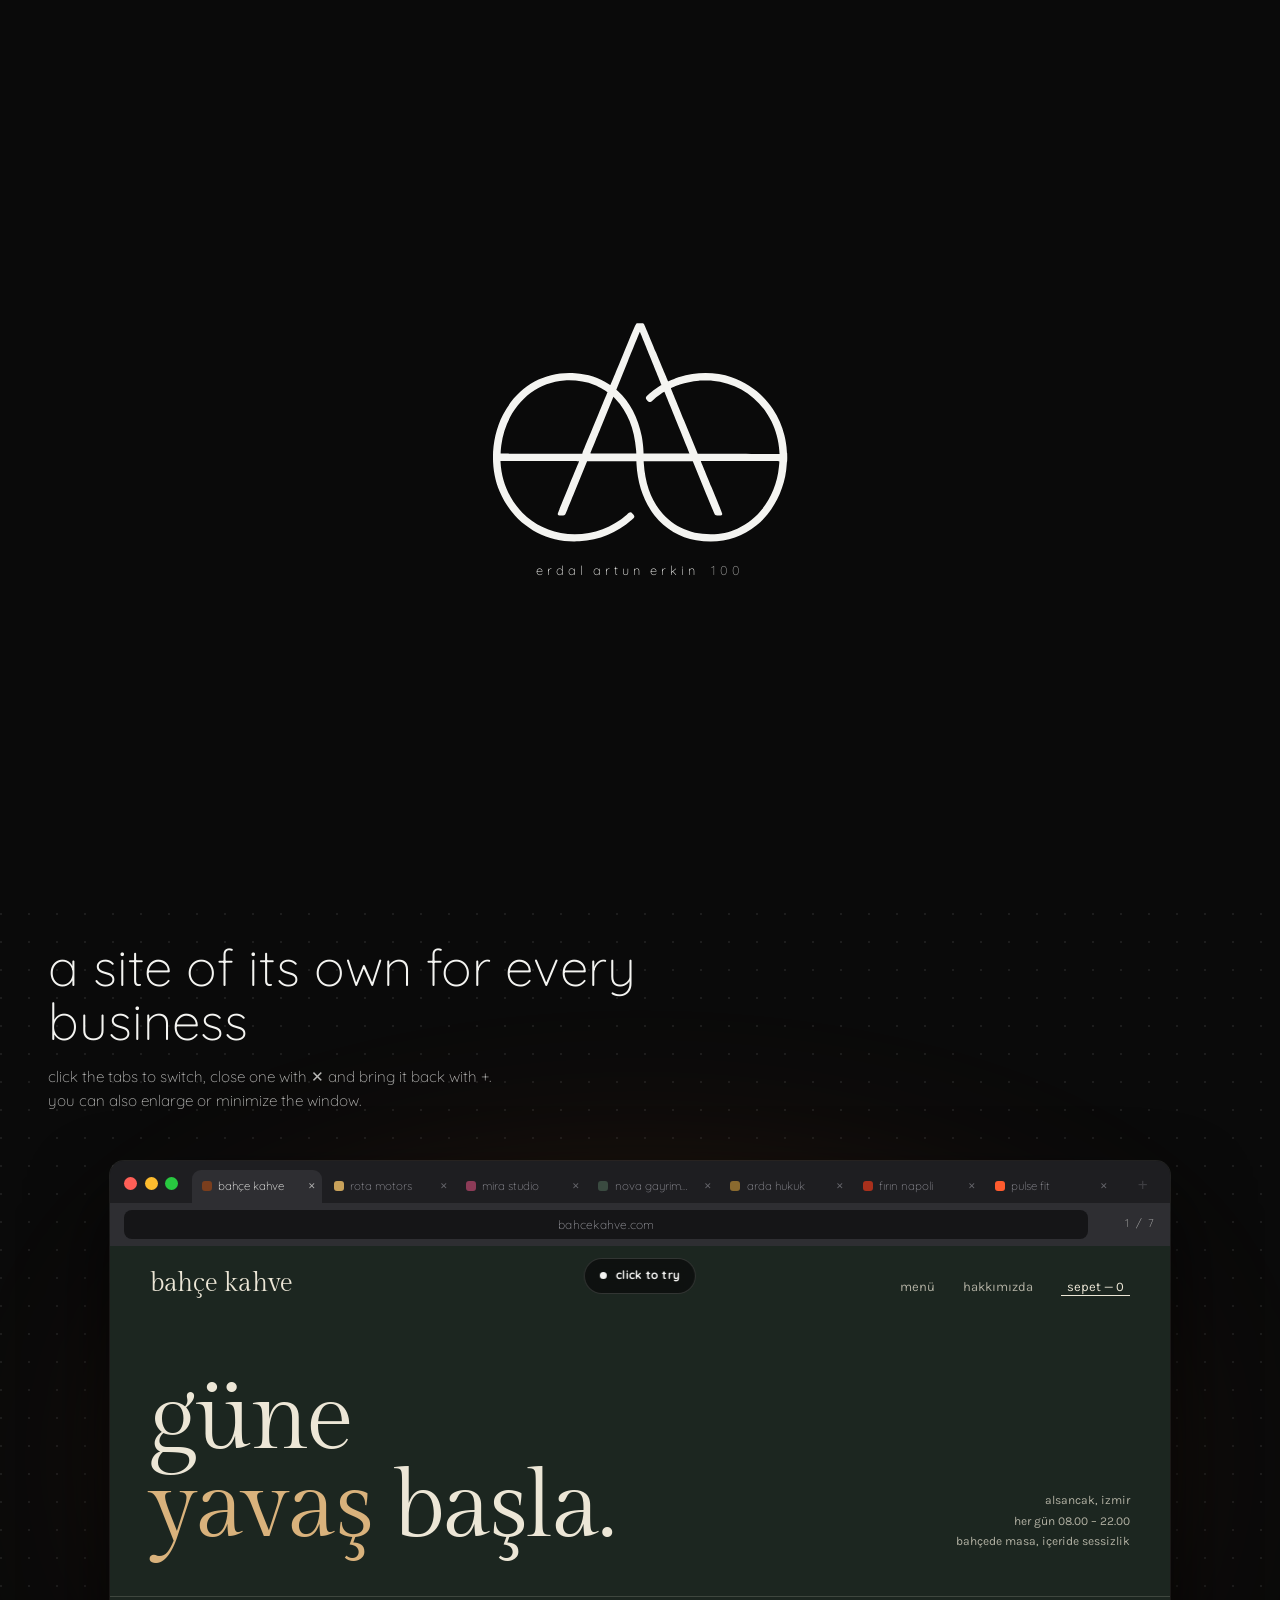
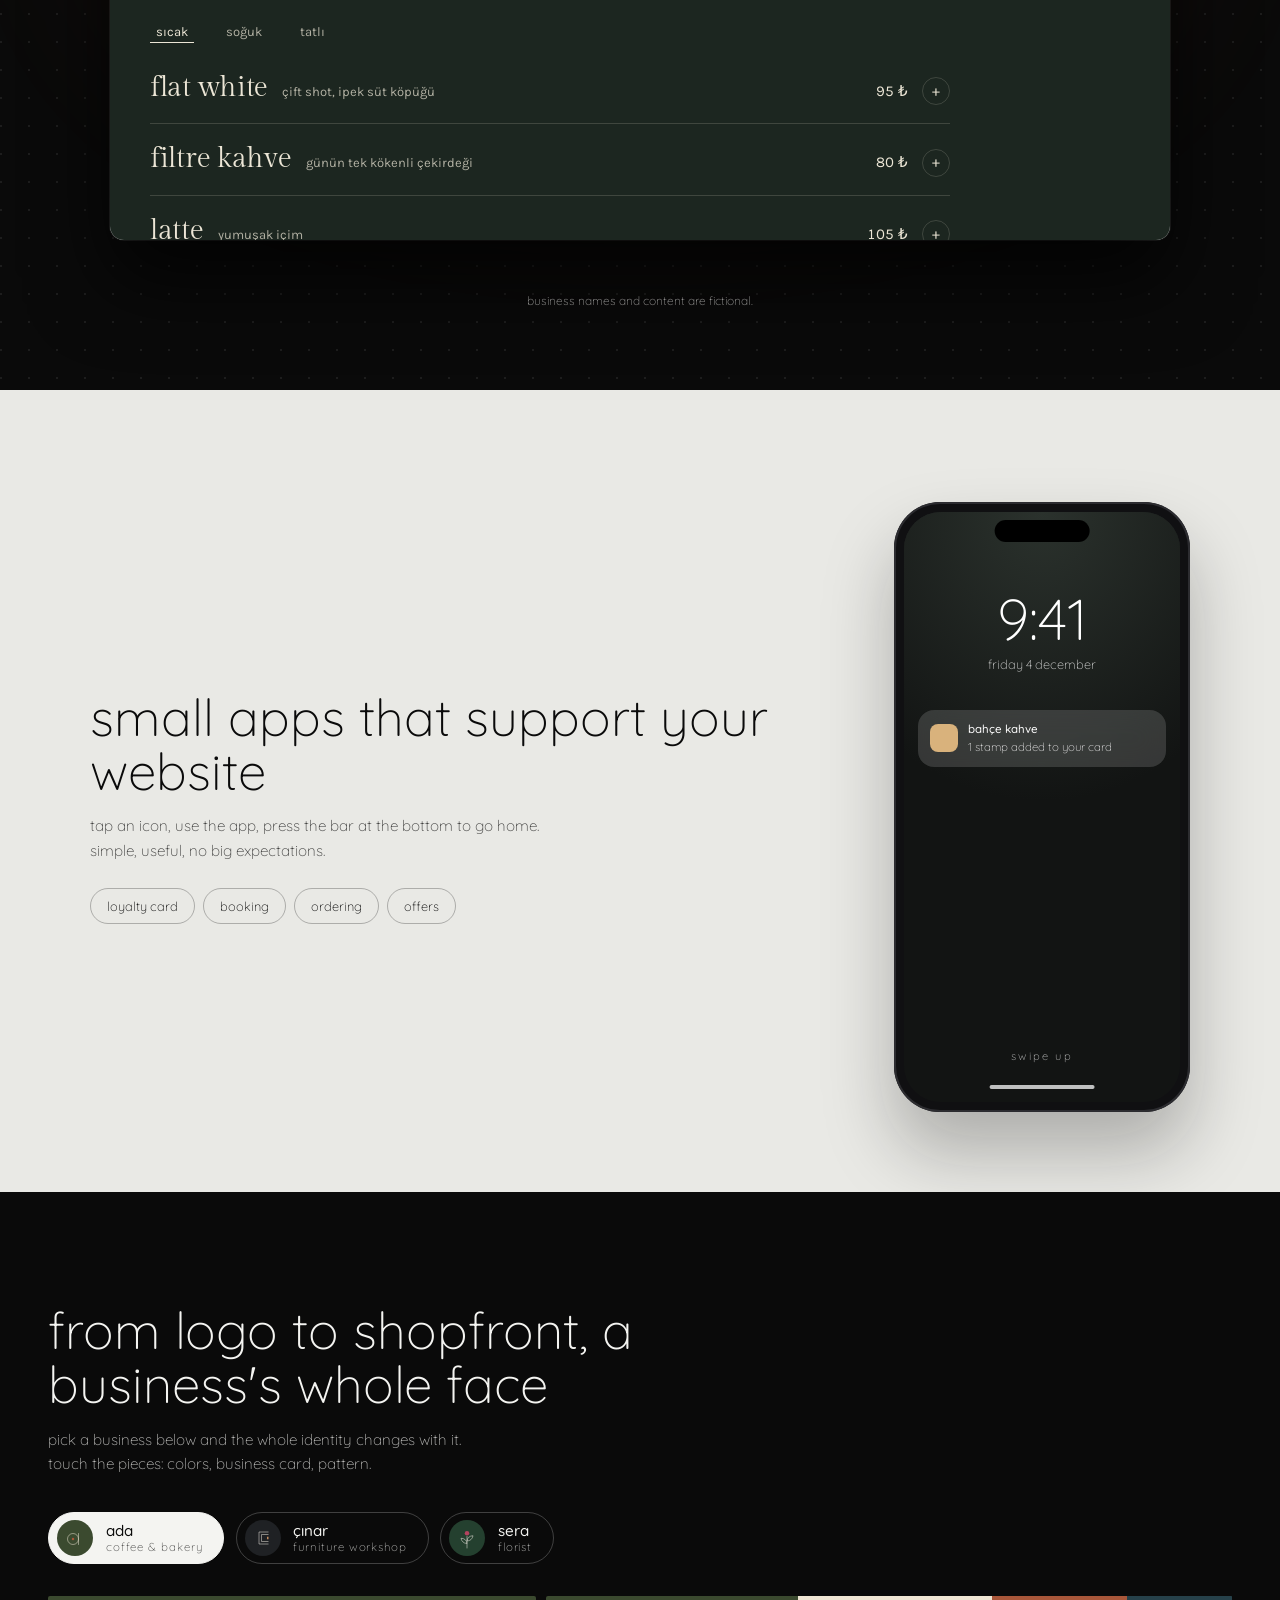
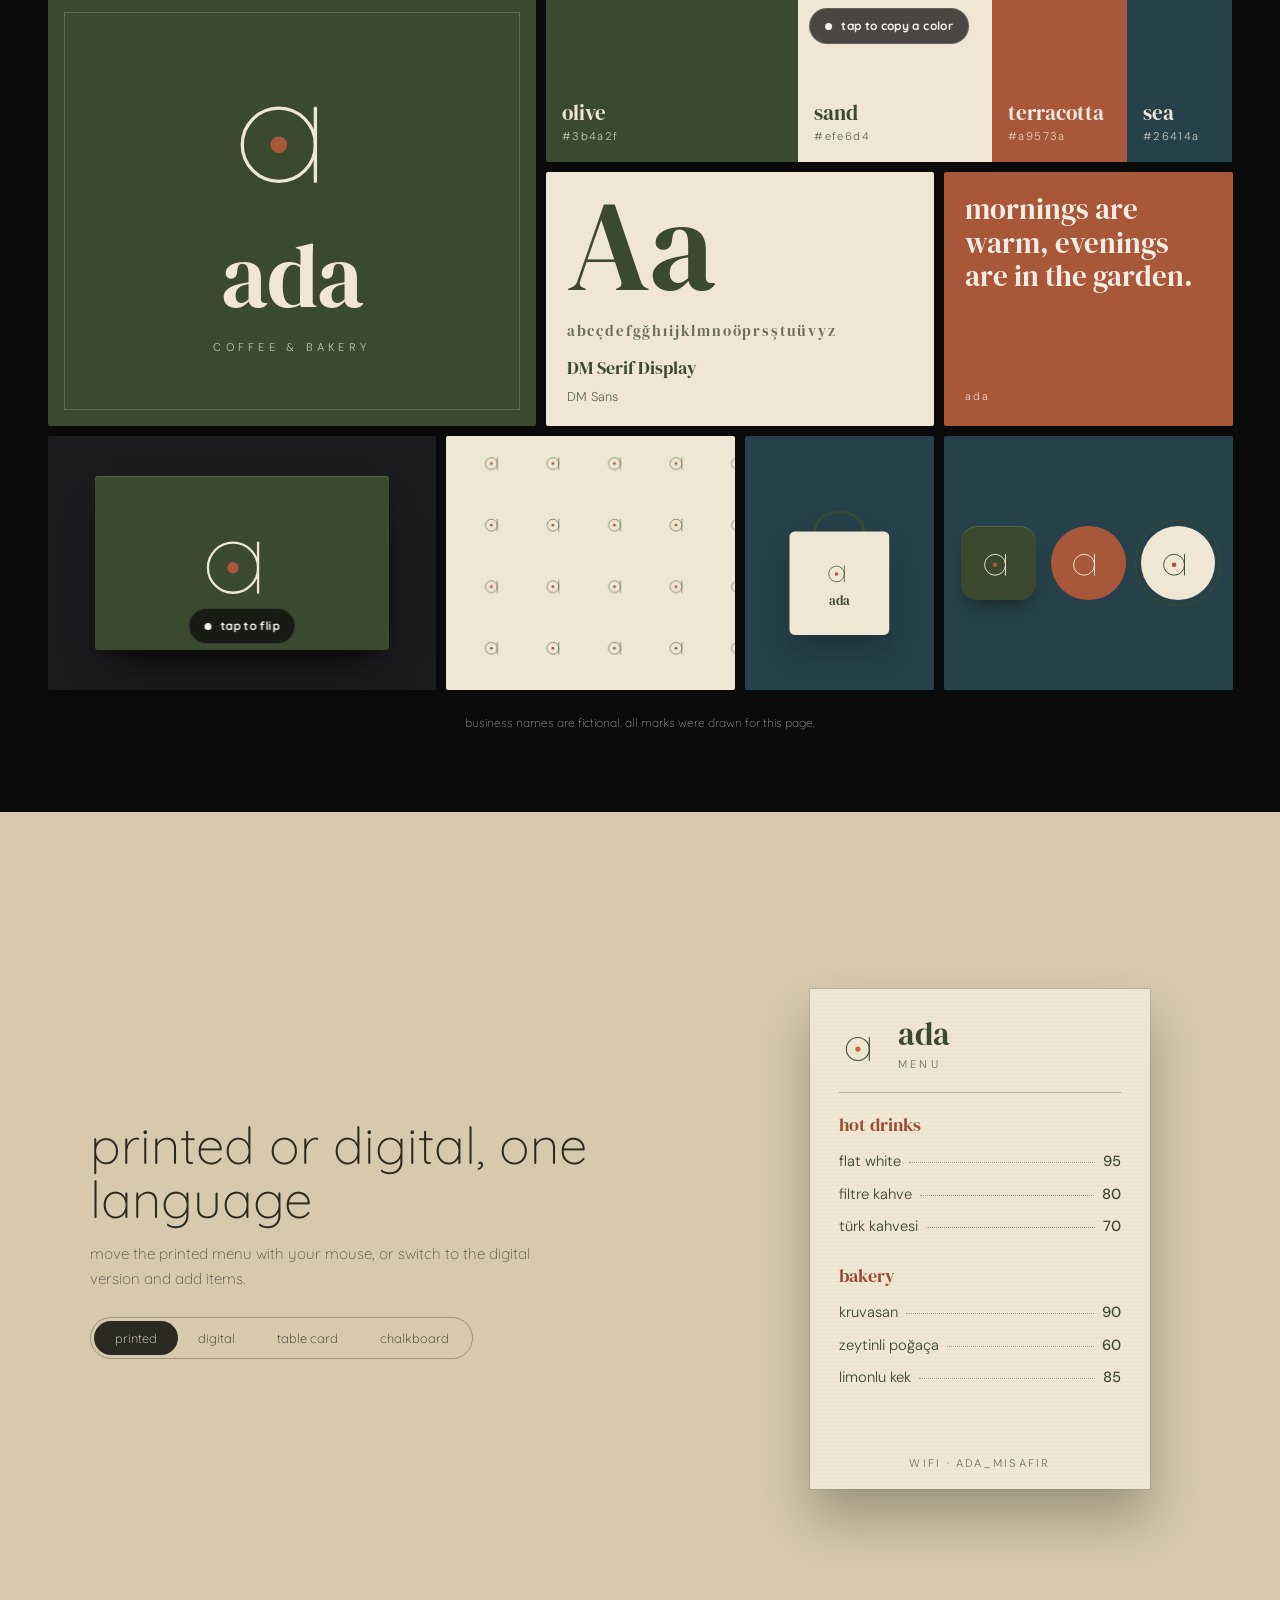
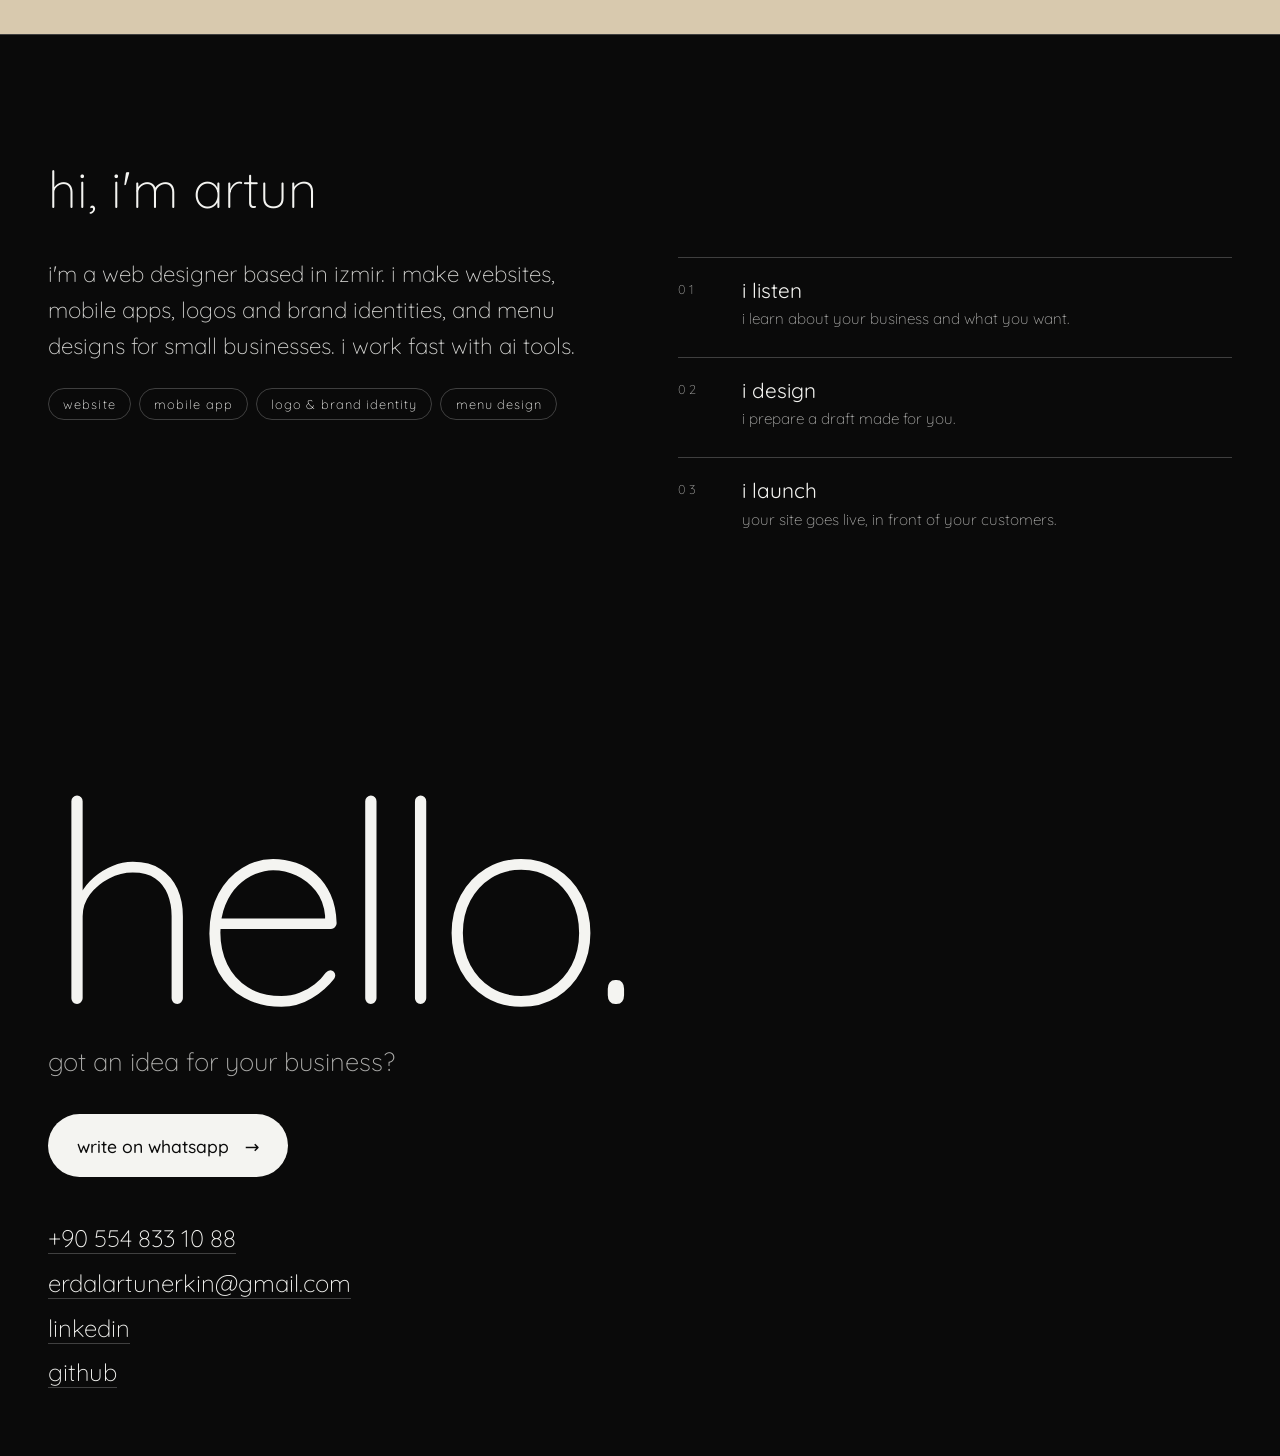
<file: index.html>
<!doctype html>
<html lang="tr">
<head>
<meta charset="utf-8">
<meta name="viewport" content="width=device-width, initial-scale=1">
<meta name="theme-color" content="#0a0a0a">
<title data-en="erdal artun erkin — selected work">erdal artun erkin — yaptığım işler</title>
<meta name="description" content="Web siteleri, mobil uygulamalar, logo ve kurumsal kimlik, menü tasarımı. Hepsine dokunabileceğiniz örnekler.">
<link rel="preconnect" href="https://fonts.googleapis.com">
<link rel="preconnect" href="https://fonts.gstatic.com" crossorigin>
<link href="https://fonts.googleapis.com/css2?family=Quicksand:wght@300;400;500&family=DM+Serif+Display&family=DM+Sans:wght@400;500&family=Caveat:wght@500&family=Archivo:wdth,wght@62..125,100..900&family=Bodoni+Moda:opsz,wght@6..96,400&family=Jost:wght@300;400&family=Inter:wght@400;500&display=swap" rel="stylesheet">
<link rel="icon" href="favicon.svg" type="image/svg+xml">
<meta property="og:type" content="website">
<meta property="og:title" content="erdal artun erkin — yaptığım işler">
<meta property="og:description" content="Web siteleri, mobil uygulamalar, logo ve kurumsal kimlik, menü tasarımı. Hepsine dokunabileceğiniz örnekler.">
<meta property="og:url" content="https://erdalartunerkin.github.io/">
<meta property="og:image" content="https://erdalartunerkin.github.io/og.png">
<meta property="og:locale" content="tr_TR">
<link rel="canonical" href="https://erdalartunerkin.github.io/">
<meta name="twitter:card" content="summary_large_image">
<meta name="twitter:image" content="https://erdalartunerkin.github.io/og.png">
<link rel="stylesheet" href="css/base.css">
<link rel="stylesheet" href="css/works.css">
</head>
<body class="loading">
<a class="skip" href="#web" data-en="skip to content">içeriğe geç</a>

<svg width="0" height="0" style="position:absolute" aria-hidden="true"><defs><path id="eae" pathLength="1" fill-rule="evenodd" d="M 735.4 217.0 C 728.7 219.0, 729.3 217.4, 663.3 377.6 C 628.5 462.1, 599.7 531.5, 599.5 531.8 C 599.2 532.0, 594.8 529.5, 589.7 526.2 C 539.8 494.1, 485.3 476.7, 419.5 472.0 C 262.6 460.6, 126.8 538.4, 51.2 683 C -10.1 800.2, -16.8 955.8, 34.1 1075.2 C 104.9 1241.0, 263.4 1339.9, 441 1329.0 C 544.1 1322.7, 630.3 1287.2, 708.4 1219.0 C 724.6 1204.9, 725.0 1201.0, 712.1 1187.7 C 702.5 1177.8, 699.0 1178.4, 682.6 1192.9 C 591.9 1273.0, 467.3 1307.4, 346 1285.9 C 174.4 1255.5, 47.3 1106.2, 38.7 924.7 L 38.5 918.9 239.3 918.9 C 399.6 919, 440.1 919.2, 439.7 920.2 C 439.4 920.9, 414.7 980.6, 384.9 1052.9 C 347.4 1143.8, 330.7 1185.6, 330.6 1188.3 C 330.4 1195.4, 333.6 1197, 348.9 1197 C 363.1 1197, 366.5 1195.8, 370.0 1189.4 C 371.0 1187.8, 396.2 1126.5, 426.0 1053.2 L 480.2 919.9 605.8 920.2 L 731.5 920.5 732.1 934.5 C 737.1 1035.2, 770.5 1129.9, 824.9 1197.8 C 878.4 1264.5, 954.2 1309.6, 1036 1323.3 C 1152.9 1343.0, 1256.2 1317.8, 1343 1248.5 C 1433.0 1176.4, 1492.2 1056.7, 1498.6 933.7 C 1499.0 926.7, 1499.6 921.3, 1500.1 921.5 C 1500.6 921.8, 1501 912.4, 1501 900.6 C 1501 888.7, 1500.6 878.8, 1500.1 878.5 C 1499.6 878.3, 1499.0 872.2, 1498.6 865.1 C 1497.5 842.4, 1493.0 813.1, 1486.8 788.5 C 1474.8 740.1, 1455.7 696.8, 1427.4 654 C 1377.2 578.0, 1303.2 521.0, 1217 491.8 C 1136.1 464.4, 1037.1 464.0, 951 490.6 C 938.1 494.6, 909.5 505.7, 900.7 510.1 C 897.6 511.7, 894.4 513, 893.7 513 C 892.9 513, 869.1 456.4, 832.9 368.7 C 791.9 269.2, 772.6 223.5, 770.6 221.2 C 769.1 219.5, 766.1 217.5, 764.1 217.0 C 759.7 215.8, 739.7 215.8, 735.4 217.0 M 748.1 263.1 C 747.5 264.9, 720.4 331.5, 688.1 410.9 L 629.2 555.4 636.8 562.3 C 698.1 618.4, 740.6 698.6, 758.9 793 C 763.7 818.1, 767.9 854.9, 767.9 872.7 L 768 881 885.5 881 C 950.1 881, 1003 880.7, 1003 880.4 C 1003 879.6, 875.0 566.7, 874.5 566.2 C 873.0 564.6, 834.9 592.2, 817.5 607.4 C 800.6 622.1, 797.0 622.2, 784.8 607.6 C 779.5 601.3, 778.6 597.4, 781.4 592.1 C 785.2 584.6, 826.6 551.8, 850.6 537.1 C 855.8 534.0, 859.9 531.1, 859.9 530.7 C 860 529.9, 751.3 263.6, 750.0 261.1 C 749.4 260.1, 748.9 260.6, 748.1 263.1 M 364.5 508.6 C 198.2 519.5, 66.2 655.7, 42.5 840.5 C 40.6 855.5, 38.8 879.9, 39.5 881.1 C 39.8 881.6, 129.9 882, 247.6 882 L 455.1 882 457.4 876.7 C 460.9 869.0, 583.7 570.7, 584.1 569.0 C 585.1 564.8, 544.4 541.4, 518.0 531.0 C 473.1 513.4, 417.0 505.2, 364.5 508.6 M 1050.5 509.6 C 1016.1 512.5, 983.1 519.1, 953.5 529.1 C 936.3 534.8, 907.5 547.0, 907.5 548.5 C 907.5 549.0, 938.3 624.2, 975.9 715.5 L 1044.4 881.6 1155.3 882.3 C 1216.4 882.7, 1310.3 883, 1364.1 883 L 1461.9 883 1461.5 880.2 C 1461.2 878.7, 1460.8 872.5, 1460.5 866.5 C 1457.8 817.4, 1442.8 761.6, 1420.3 716.6 C 1360.6 597.5, 1250.2 521.9, 1118.5 510.0 C 1108.5 509.0, 1060.2 508.8, 1050.5 509.6 M 556.2 734.5 C 524.2 813.1, 497.7 878.2, 497.4 879.2 C 496.8 880.9, 502.7 881, 613.8 881 L 731 881 731 878.2 C 731 876.6, 730.5 869.3, 729.9 861.9 C 721.7 755.2, 686.1 666.5, 626.2 603.9 L 614.4 591.6 556.2 734.5 M 1060.3 920.2 C 1060.5 920.9, 1085.2 980.6, 1115.0 1052.9 C 1152.5 1143.8, 1169.2 1185.6, 1169.3 1188.3 C 1169.5 1195.4, 1166.3 1197, 1151.3 1197 C 1138.3 1197, 1135.3 1196.2, 1131.6 1192.1 C 1130.5 1190.9, 1104.8 1129.4, 1074.4 1055.2 L 1019.2 920.5 893.9 920.2 L 768.7 919.9 769.4 930.7 C 779.2 1087.1, 846.7 1204.0, 959.5 1259.5 C 1005.5 1282.2, 1052.6 1292.4, 1111 1292.3 C 1162.4 1292.3, 1202.8 1284.0, 1246.3 1264.4 C 1362.9 1211.9, 1444.6 1090.9, 1458.4 950.2 C 1461.0 923.7, 1461.1 920.9, 1459.7 920.5 C 1455.9 919.3, 1059.8 919.1, 1060.3 920.2"/></defs></svg>
<svg width="0" height="0" style="position:absolute" aria-hidden="true">
  <defs>
    <g id="ada">
      <circle cx="42" cy="54" r="22" fill="none" stroke="currentColor" stroke-width="2"/>
      <path d="M64 32V76" fill="none" stroke="currentColor" stroke-width="2" stroke-linecap="round"/>
      <circle cx="42" cy="54" r="5" style="fill:var(--accent,#c8643b)"/>
    </g>
    <g id="cinar">
      <path d="M72 26H34V74H72" fill="none" stroke="currentColor" stroke-width="2" stroke-linejoin="miter"/>
      <path d="M72 36H44V64H72" fill="none" stroke="currentColor" stroke-width="2" stroke-linejoin="miter"/>
      <rect x="66" y="45" width="6" height="10" style="fill:var(--accent,#b9825a)"/>
    </g>
    <g id="sera">
      <path d="M50 90V44" fill="none" stroke="currentColor" stroke-width="2" stroke-linecap="round"/>
      <path d="M50 72C37 72 28 63 26 51C39 51 49 59 50 72Z" fill="none" stroke="currentColor" stroke-width="2" stroke-linejoin="round"/>
      <path d="M50 62C63 62 72 53 74 41C61 41 51 49 50 62Z" fill="none" stroke="currentColor" stroke-width="2" stroke-linejoin="round"/>
      <circle cx="50" cy="31" r="9" style="fill:var(--accent,#9b3552)"/>
    </g>
  </defs>
</svg>

<div id="loader" aria-live="polite">
  <svg class="logo" viewBox="-15 200 1530 1145" role="img" aria-label="eae">
    <defs><clipPath id="fillclip"><rect id="fillrect" x="-15" y="1345" width="1530" height="0"/></clipPath></defs>
    <use class="outline" href="#eae"/>
    <use class="solid" href="#eae" clip-path="url(#fillclip)"/>
  </svg>
  <p>erdal artun erkin<span id="loader-pct">0</span></p>
</div>

<div class="progress" id="progress"></div>
<nav class="sidenav" id="sidenav" aria-label="bölümler / sections"></nav>
<a class="fab" id="fab" href="#iletisim" data-en="get in touch">iletişime geç</a>

<header>
  <a href="#top" class="mark" aria-label="eae — başa dön"><svg viewBox="-15 200 1530 1145" width="56" height="42" fill="currentColor"><use href="#eae"/></svg></a>
  <div class="hdr-right">
    <nav>
      <a href="#web" data-en="websites">web siteleri</a>
      <a href="#mobil" data-en="mobile">mobil</a>
      <a href="#kimlik" data-en="identity">kimlik</a>
      <a href="#menu" data-en="menu">menü</a>
      <a href="#hakkimda" data-en="about">hakkımda</a>
      <a href="#iletisim" data-en="contact">iletişim</a>
    </nav>
    <button id="lang" type="button" aria-label="language / dil">en</button>
  </div>
</header>

<main id="top">
  <section class="hero">
    <p class="eyebrow" data-en="web designer · izmir">web tasarımcı · izmir</p>
    <h1 data-en="selected<br>work">yaptığım<br>işler</h1>
    <p class="lead" data-en="websites, mobile apps, logos and brand identities, menu design. you can touch all of it.">web siteleri, mobil uygulamalar, logo ve kurumsal kimlik, menü tasarımı. hepsine dokunabilirsiniz.</p>
    <ul class="jump">
      <li><a href="#web"><b>07</b> <span data-en="websites">web sitesi</span></a></li>
      <li><a href="#mobil"><b>04</b> <span data-en="mobile apps">mobil uygulama</span></a></li>
      <li><a href="#kimlik"><b>01</b> <span data-en="brand identity">kurumsal kimlik</span></a></li>
      <li><a href="#menu"><b>01</b> <span data-en="menu design">menü tasarımı</span></a></li>
    </ul>
    <div class="collage" id="collage" aria-hidden="true">
      <div aria-hidden="true" class="cw cw1" style="--r:-4deg;--d:16"><div class="cw-bar"><i></i><i></i><i></i></div><iframe data-src="sites/kafe.html" tabindex="-1" title=""></iframe></div>
      <div aria-hidden="true" class="cw cw2" style="--r:3deg;--d:-12"><div class="cw-bar"><i></i><i></i><i></i></div><iframe data-src="sites/oto.html" tabindex="-1" title=""></iframe></div>
      <div aria-hidden="true" class="cw cw3" style="--r:-2deg;--d:24"><div class="cw-bar"><i></i><i></i><i></i></div><iframe data-src="sites/pizza.html" tabindex="-1" title=""></iframe></div>
      <div aria-hidden="true" class="cp" style="--r:6deg;--d:-22"><span class="cp-notch"></span><iframe data-src="apps/sadakat.html" tabindex="-1" title=""></iframe></div>
    </div>
  </section>

    <!-- 01 web siteleri -->
  <section id="web" class="work web">
    <div class="work-head">
      <h2 data-en="a site of its own for every business">her işletmeye kendine özel bir site</h2>
      <p class="hint" data-en="click the tabs to switch, close one with ✕ and bring it back with +. you can also enlarge or minimize the window.">sekmelere tıklayarak geçin, ✕ ile kapatın, + ile geri açın. pencereyi büyütüp küçültebilirsiniz.</p>
    </div>
    <div class="stage" id="stage">
      <div class="glow" id="glow"></div>
      <div class="win-backdrop" id="backdrop"></div>
      <div class="win-wrap">
        <div class="win" id="win">
          <div class="win-bar">
            <span class="dots">
              <button class="d close" id="w-close" type="button" aria-label="sekmeyi kapat / close tab"></button>
              <button class="d min" id="w-min" type="button" aria-label="küçült / minimize"></button>
              <button class="d max" id="w-max" type="button" aria-label="büyüt / enlarge"></button>
            </span>
            <div class="tabs" id="tabs" role="tablist"></div>
            <button class="newtab" id="newtab" type="button" aria-label="kapanan sekmeyi geri aç / reopen a closed tab">+</button>
          </div>
          <div class="url-row"><span class="url" id="w-url">bahcekahve.com</span><span class="count" id="w-count">1 / 7</span></div>
          <div class="win-body">
            <iframe id="w-frame" title="örnek site / sample site"></iframe>
            <div class="empty" id="empty"><p data-en="all tabs are closed.">tüm sekmeler kapandı.</p><button id="restore" type="button" data-en="reopen all tabs">sekmeleri geri aç</button></div>
          </div>
        </div>
      </div>
      <button class="dock" id="dock" type="button"></button>
    </div>
    <p class="note" data-en="business names and content are fictional.">örnek işletme adları ve içerikler kurgudur.</p>
  </section>

  <!-- 02 mobil uygulamalar -->
  <section id="mobil" class="work mob">
    <div class="mob-grid">
      <div class="work-head">
        <h2 data-en="small apps that support your website">web sitenizi destekleyen küçük uygulamalar</h2>
        <p class="hint" data-en="tap an icon, use the app, press the bar at the bottom to go home. simple, useful, no big expectations.">bir simgeye dokunun, uygulamayı kullanın, ana ekrana dönmek için alttaki çubuğa basın. basit ve işe yarar, büyük beklenti yok.</p>
        <ul class="apps-list" id="apps-list"></ul>
      </div>
      <div class="phone-wrap">
        <div class="phone" id="phone">
          <span class="notch"></span>
          <div class="screen">
            <div class="home" id="home"></div>
            <div class="lock" id="lock">
              <div class="l-time">9:41</div>
              <div class="l-date" id="l-date"></div>
              <div class="notif"><i></i><div><b>bahçe kahve</b><span data-en="1 stamp added to your card">kartınıza 1 damga eklendi</span></div></div>
              <div class="l-hint" data-en="swipe up">yukarı kaydır</div>
            </div>
            <iframe class="app-frame" id="app-frame" title="örnek uygulama / sample app"></iframe>
            <button class="homebar" id="homebar" type="button" aria-label="ana ekran / home"></button>
          </div>
        </div>
      </div>
    </div>
  </section>

  <!-- 03 logo ve kurumsal kimlik -->
  <section id="kimlik" class="work brand">
    <div class="work-head">
      <h2 data-en="from logo to shopfront, a business's whole face">logodan tabelaya, bir işletmenin tüm yüzü</h2>
      <p class="hint" data-en="pick a business below and the whole identity changes with it. touch the pieces: colors, business card, pattern.">aşağıdan bir işletme seçin, kimliğin tamamı onunla değişir. parçalara dokunun: renkler, kartvizit, desen.</p>
    </div>
    <div class="brand-pick" id="brand-pick"></div>
    <div class="bb" id="bb">
      <div class="tile t-logo" id="t-logo">
        <svg class="bmark" viewBox="6 6 88 88"><use class="bu" href="#ada"/></svg>
        <div class="bword" data-bind="name">ada</div>
        <div class="btag" data-bind="sector">kahve &amp; fırın</div>
      </div>
      <div class="tile t-pal" id="pal"></div>
      <div class="tile t-type"><div class="aa2">Aa</div><div class="alpha">abcçdefgğhıijklmnoöprsştuüvyz</div><div class="finfo"><span class="fh" data-bind="head"></span><span class="fb" data-bind="body"></span></div></div>
      <div class="tile t-voice"><p data-bind="quote"></p><small data-bind="name"></small></div>
      <div class="tile t-card" id="t-card" role="button" tabindex="0" aria-label="kartviziti çevir / flip the business card">
        <div class="flip" id="flip">
          <div class="face front"><svg viewBox="6 6 88 88"><use class="bu" href="#ada"/></svg></div>
          <div class="face back"><b data-bind="name"></b><span data-bind="sector"></span><small>kordon, izmir<br>+90 232 000 00 00</small></div>
        </div>
      </div>
      <div class="tile t-pat">
        <svg class="pat" viewBox="0 0 300 300" preserveAspectRatio="xMidYMid slice" aria-hidden="true">
          <defs><pattern id="bpat" width="64" height="64" patternUnits="userSpaceOnUse"><g transform="translate(18 14) scale(.28)"><use class="bu" href="#ada"/></g><animateTransform attributeName="patternTransform" type="translate" from="0 0" to="64 64" dur="9s" repeatCount="indefinite"/></pattern></defs>
          <rect width="300" height="300" fill="url(#bpat)"/>
        </svg>
      </div>
      <div class="tile t-bag">
        <svg class="bagsvg" viewBox="0 0 140 170" aria-hidden="true">
          <path class="b-handle" d="M42 52c0-32 56-32 56 0" fill="none" stroke-width="2.4"/>
          <rect class="b-body" x="14" y="50" width="112" height="116" rx="6"/>
          <g transform="translate(50 76) scale(.4)" class="b-mark"><use class="bu" href="#ada"/></g><text class="b-word" x="70" y="132" text-anchor="middle" data-bind="name"></text>
        </svg>
      </div>
      <div class="tile t-icons">
        <div class="ai"><svg viewBox="6 6 88 88"><use class="bu" href="#ada"/></svg></div>
        <div class="av"><svg viewBox="6 6 88 88"><use class="bu" href="#ada"/></svg></div>
        <div class="st"><svg viewBox="6 6 88 88"><use class="bu" href="#ada"/></svg></div>
      </div>
    </div>
    <p class="note" data-en="business names are fictional. all marks were drawn for this page.">işletme adları kurgusaldır. tüm logolar bu sayfa için çizildi.</p>
  </section>

  <!-- 04 menü tasarımı -->
  <section id="menu" class="work menu-sec">
    <div class="menu-grid">
      <div class="work-head">
        <h2 data-en="printed or digital, one language">basılı da dijital de, tek dil</h2>
        <p class="hint" data-en="move the printed menu with your mouse, or switch to the digital version and add items.">basılı menüyü fareyle oynatın ya da dijital sürüme geçip ürün ekleyin.</p>
        <div class="seg" id="seg"><button class="on" data-m="print" data-en="printed">basılı</button><button data-m="digital" data-en="digital">dijital</button><button data-m="tent" data-en="table card">masa kartı</button><button data-m="board" data-en="chalkboard">tahta</button></div>
      </div>
      <div class="menu-stage" id="mstage" data-mode="print">
        <div class="paper" id="paper">
          <div class="p-head"><svg viewBox="6 6 88 88"><use href="#ada"/></svg><div><b>ada</b><span data-en="menu">menü</span></div></div>
          <h3 data-en="hot drinks">sıcak içecekler</h3>
          <ul><li><span>flat white</span><i></i><b>95</b></li><li><span>filtre kahve</span><i></i><b>80</b></li><li><span>türk kahvesi</span><i></i><b>70</b></li></ul>
          <h3 data-en="bakery">fırın</h3>
          <ul><li><span>kruvasan</span><i></i><b>90</b></li><li><span>zeytinli poğaça</span><i></i><b>60</b></li><li><span>limonlu kek</span><i></i><b>85</b></li></ul>
          <p class="foot">wifi · ada_misafir</p>
        </div>
        <div class="tent" id="tent">
          <div class="t-face"><svg class="t-mark" viewBox="6 6 88 88"><use href="#ada"/></svg><b>ada</b><span data-en="scan for the menu">menü için okutun</span><svg class="qr" id="qr" viewBox="0 0 29 29" shape-rendering="crispEdges"></svg><small data-en="sample code">örnek kod</small></div>
          <div class="t-base"></div>
        </div>
        <div class="board" id="board">
          <div class="b-title">ada</div><div class="b-sub" data-en="today's specials">bugünün lezzetleri</div>
          <ul><li><span data-en="flat white">flat white</span><i></i><b>95</b></li><li><span data-en="lemon cake">limonlu kek</span><i></i><b>85</b></li><li><span data-en="croissant">kruvasan</span><i></i><b>90</b></li><li><span data-en="cold brew">cold brew</span><i></i><b>110</b></li></ul>
          <svg class="b-doodle" viewBox="6 6 88 88"><use href="#ada"/></svg>
        </div>
        <div class="digi" id="digi">
          <div class="d-head"><svg viewBox="6 6 88 88"><use href="#ada"/></svg><b>ada</b></div>
          <div class="d-chips" id="d-chips"></div>
          <div class="d-list" id="d-list"></div>
          <div class="d-bar" id="d-bar"><span id="d-n" data-en="cart is empty">sepet boş</span><b id="d-t">0 ₺</b></div>
        </div>
      </div>
    </div>
  </section>

  <section id="hakkimda" class="about">
    <h2 data-en="hi, i'm artun">merhaba, ben artun</h2>
    <div class="about-grid">
      <div>
        <p class="about-text" data-en="i'm a web designer based in izmir. i make websites, mobile apps, logos and brand identities, and menu designs for small businesses. i work fast with ai tools.">izmir'de çalışan bir web tasarımcıyım. küçük işletmeler için web sitesi, mobil uygulama, logo ve kurumsal kimlik, menü tasarımı yapıyorum. yapay zekâ araçlarıyla hızlı üretiyorum.</p>
        <ul class="chips"><li data-en="website">web sitesi</li><li data-en="mobile app">mobil uygulama</li><li data-en="logo &amp; brand identity">logo &amp; kurumsal kimlik</li><li data-en="menu design">menü tasarımı</li></ul>
      </div>
      <ol class="steps">
        <li><span>01</span><b data-en="i listen">dinlerim</b><p data-en="i learn about your business and what you want.">işletmenizi ve ne istediğinizi anlarım.</p></li>
        <li><span>02</span><b data-en="i design">tasarlarım</b><p data-en="i prepare a draft made for you.">size özel bir taslak hazırlarım.</p></li>
        <li><span>03</span><b data-en="i launch">yayına alırım</b><p data-en="your site goes live, in front of your customers.">siteniz yayında, müşterilerinizin önünde olur.</p></li>
      </ol>
    </div>
  </section>

    <section id="iletisim" class="contact">
    <h2 class="hello" data-en="hello.">merhaba.</h2>
    <p class="hello-sub" data-en="got an idea for your business?">işletmeniz için bir fikir mi var?</p>
    <a class="wa" id="wa" href="https://wa.me/905548331088"><span data-en="write on whatsapp">whatsapp'tan yazın</span><i>→</i></a>
    <ul>
      <li><a href="tel:+905548331088">+90 554 833 10 88</a></li>
      <li><a href="mailto:erdalartunerkin@gmail.com">erdalartunerkin@gmail.com</a></li>
      <li><a href="https://linkedin.com/in/erdal-artun-erkin" target="_blank" rel="noopener">linkedin</a></li>
      <li><a href="https://github.com/ErdalArtunErkin" target="_blank" rel="noopener">github</a></li>
    </ul>
  </section>
</main>

<script type="module" src="js/main.js"></script>
</body>
</html>
</file>
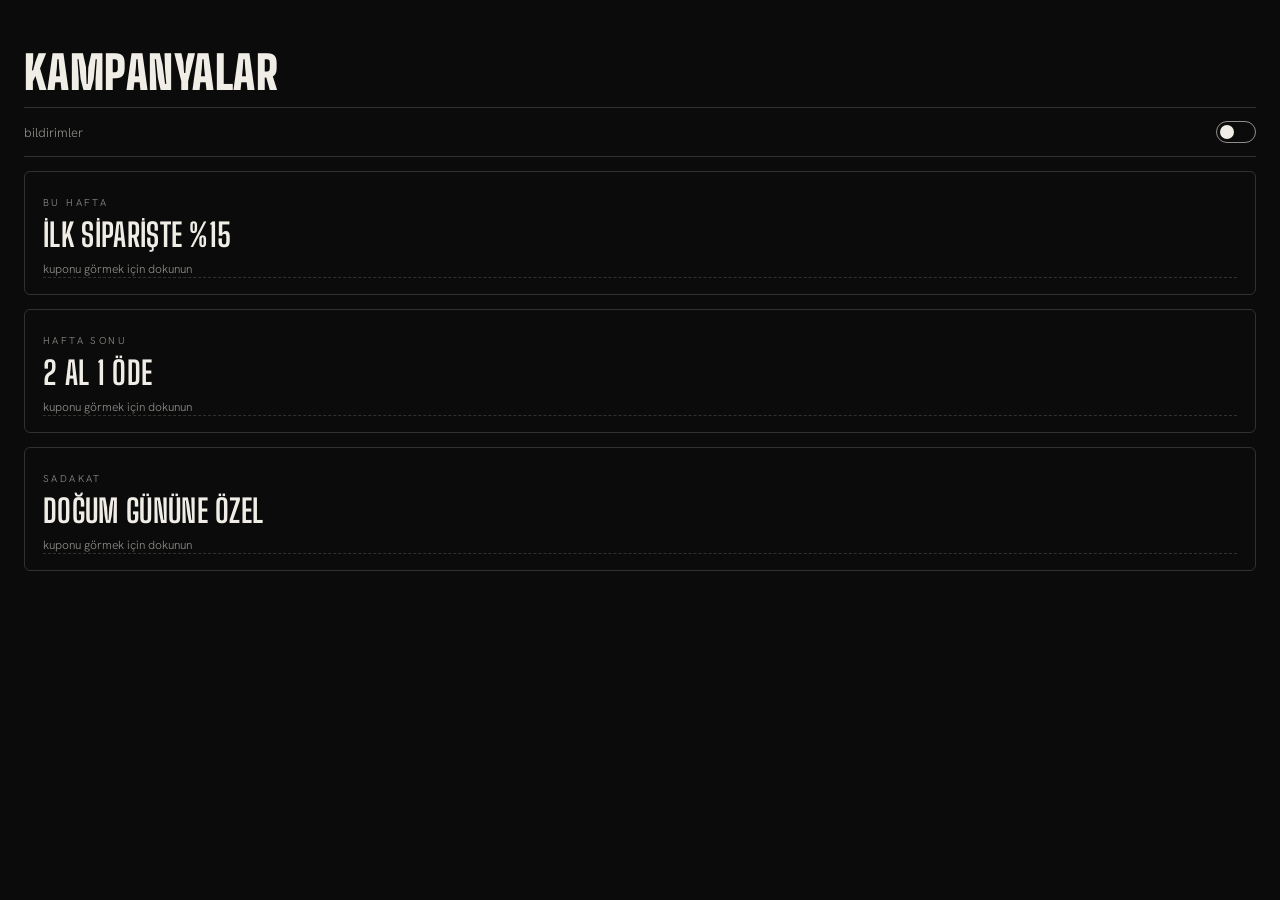
<file: apps/duyuru.html>
<!doctype html>
<html lang="tr"><head><meta charset="utf-8"><meta name="robots" content="noindex"><meta name="viewport" content="width=device-width,initial-scale=1"><title>kampanyalar</title>
<link href="https://fonts.googleapis.com/css2?family=Big+Shoulders+Display:wght@300;700;900&family=Hanken+Grotesk:wght@300;400;500&display=swap" rel="stylesheet">
<style>
:root{--bg:#0b0b0b;--ink:#efede6;--mute:#efede694;--line:#efede62b;--acc:#ff5b2e}
*{box-sizing:border-box;margin:0;-webkit-tap-highlight-color:transparent}
body{font-family:'Hanken Grotesk',sans-serif;font-weight:300;background:var(--bg);color:var(--ink);height:100vh;padding:52px 24px 26px;display:flex;flex-direction:column;gap:14px;overflow:hidden;-webkit-font-smoothing:antialiased}
h1{font-family:'Big Shoulders Display';font-weight:900;font-size:46px;line-height:.9;text-transform:uppercase;letter-spacing:.01em}
.nt{display:flex;align-items:center;justify-content:space-between;border-top:1px solid var(--line);border-bottom:1px solid var(--line);padding:13px 0;font-size:13px;color:var(--mute)}
.sw{width:40px;height:22px;border-radius:99px;border:1px solid var(--mute);position:relative;cursor:pointer;transition:background .3s,border-color .3s}
.sw:after{content:"";position:absolute;top:3px;left:3px;width:14px;height:14px;border-radius:50%;background:var(--ink);transition:transform .35s cubic-bezier(.2,.8,.2,1),background .3s}
.sw.on{background:var(--acc);border-color:var(--acc)}.sw.on:after{transform:translateX(18px);background:var(--bg)}
.cp{border:1px solid var(--line);border-radius:6px;padding:18px 18px 16px;cursor:pointer;transition:transform .25s cubic-bezier(.2,.8,.2,1),border-color .25s;position:relative}
.cp:active{transform:scale(.98)}.cp.open{border-color:var(--ink)}
.cp small{font-size:10px;letter-spacing:.24em;text-transform:uppercase;color:var(--mute)}
.cp b{display:block;font-family:'Big Shoulders Display';font-weight:700;font-size:32px;line-height:1;margin:8px 0 0;text-transform:uppercase;letter-spacing:.01em}
.cp .hint{font-size:12px;color:var(--mute);margin-top:10px;transition:opacity .25s}.cp.open .hint{opacity:0;height:0;margin:0}
.cp .wrap{display:grid;grid-template-rows:0fr;transition:grid-template-rows .4s cubic-bezier(.2,.8,.2,1)}.cp.open .wrap{grid-template-rows:1fr}
.code{overflow:hidden;font-family:'Big Shoulders Display';font-weight:700;letter-spacing:.3em;font-size:22px;color:var(--acc);border-top:1px dashed var(--line);margin-top:0;padding-top:0}
.cp.open .code{margin-top:14px;padding-top:12px}
.toast{position:absolute;left:24px;right:24px;top:-80px;background:var(--ink);color:var(--bg);padding:14px 16px;font-size:13px;font-weight:400;transition:top .5s cubic-bezier(.2,.8,.2,1)}.toast.on{top:44px}
</style></head><body>
<div class="toast" id="t">yeni kampanya: hafta sonu %20 indirim</div>
<h1>kampanyalar</h1><div class="nt">bildirimler<div class="sw" id="sw"></div></div>
<div class="cp"><small>bu hafta</small><b>ilk siparişte %15</b><div class="hint">kuponu görmek için dokunun</div><div class="wrap"><div class="code">HOSGELDIN15</div></div></div>
<div class="cp"><small>hafta sonu</small><b>2 al 1 öde</b><div class="hint">kuponu görmek için dokunun</div><div class="wrap"><div class="code">IKISI1</div></div></div>
<div class="cp"><small>sadakat</small><b>doğum gününe özel</b><div class="hint">kuponu görmek için dokunun</div><div class="wrap"><div class="code">DOGUMGUNU</div></div></div>
<script>
const $=s=>document.querySelector(s);let on=false;
document.addEventListener('click',e=>{const c=e.target.closest('.cp');if(c)c.classList.toggle('open')});
$('#sw').onclick=()=>{on=!on;$('#sw').classList.toggle('on',on);if(on){setTimeout(()=>$('#t').classList.add('on'),400);setTimeout(()=>$('#t').classList.remove('on'),3000)}else $('#t').classList.remove('on')};
</script></body></html>
</file>
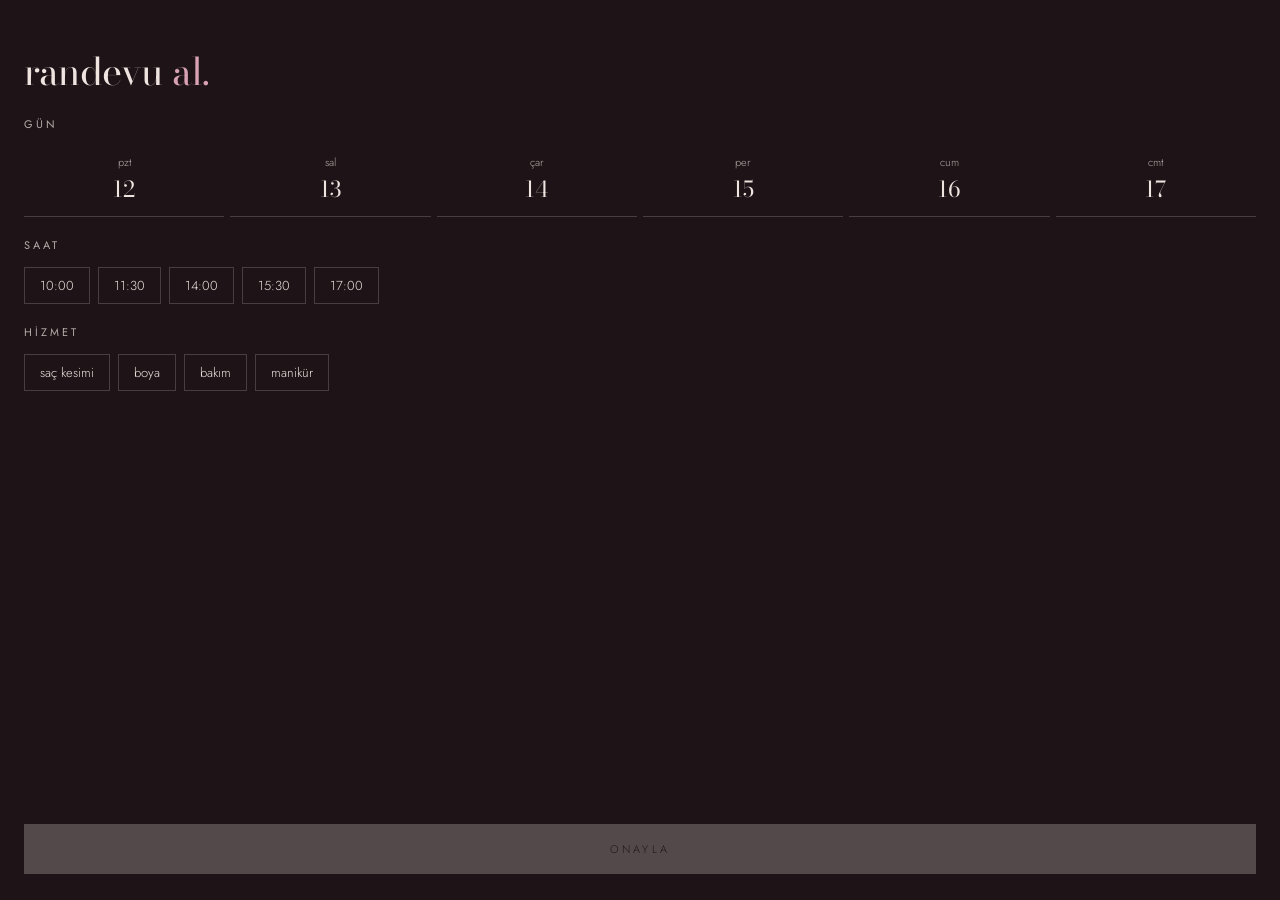
<file: apps/randevu.html>
<!doctype html>
<html lang="tr"><head><meta charset="utf-8"><meta name="robots" content="noindex"><meta name="viewport" content="width=device-width,initial-scale=1"><title>randevu</title>
<link href="https://fonts.googleapis.com/css2?family=Bodoni+Moda:ital,opsz,wght@0,6..96,400;1,6..96,400&family=Jost:wght@300;400&display=swap" rel="stylesheet">
<style>
:root{--bg:#1e1418;--ink:#f0e4e0;--mute:#f0e4e0b8;--line:#f0e4e033;--acc:#d9a1b4}
*{box-sizing:border-box;margin:0;-webkit-tap-highlight-color:transparent}
body{font-family:Jost,sans-serif;font-weight:300;background:var(--bg);color:var(--ink);height:100vh;padding:52px 24px 26px;display:flex;flex-direction:column;gap:14px;overflow:hidden;-webkit-font-smoothing:antialiased}
button,.d,.chip{font:inherit;color:inherit;cursor:pointer}
h1{font-family:'Bodoni Moda',serif;font-weight:400;font-size:38px;line-height:1;letter-spacing:-.02em;margin-bottom:6px}h1 em{color:var(--acc);font-style:normal}
h2{font-size:11px;letter-spacing:.28em;text-transform:uppercase;font-weight:400;color:var(--mute);margin-top:6px}
.days{display:flex;gap:6px}.d{flex:1;border-bottom:1px solid var(--line);padding:8px 0 10px;text-align:center;font-size:11px;color:var(--mute);transition:color .25s,border-color .25s}
.d b{display:block;font-family:'Bodoni Moda',serif;font-weight:400;font-size:22px;color:var(--ink);margin-top:2px}
.d.on{border-color:var(--acc);color:var(--acc)}.d.on b{color:var(--acc)}
.row{display:flex;gap:8px;flex-wrap:wrap}.chip{border:1px solid var(--line);padding:8px 15px;font-size:13px;transition:background .25s,color .25s,border-color .25s}
.chip.on{background:var(--ink);color:var(--bg);border-color:var(--ink)}
.go{margin-top:auto;border:0;background:var(--ink);color:var(--bg);padding:17px;font-size:11px;letter-spacing:.28em;text-transform:uppercase;transition:opacity .25s,transform .2s cubic-bezier(.2,.8,.2,1)}.go:disabled{opacity:.25}.go:active{transform:scale(.98)}
.ok{position:absolute;inset:0;background:var(--bg);display:none;flex-direction:column;align-items:center;justify-content:center;gap:12px;text-align:center;padding:30px}.ok.on{display:flex;animation:in .5s both}
.ok svg{width:64px}.ok path{stroke-dasharray:60;stroke-dashoffset:60;animation:dr .7s .25s cubic-bezier(.2,.8,.2,1) forwards}
@keyframes dr{to{stroke-dashoffset:0}}@keyframes in{from{opacity:0}}
.ok b{font-family:'Bodoni Moda',serif;font-weight:400;font-size:30px;letter-spacing:-.02em}.ok span{color:var(--mute)}
</style></head><body>
<h1>randevu <em>al.</em></h1><h2>gün</h2><div class="days" id="days"></div><h2>saat</h2><div class="row" id="slots"></div><h2>hizmet</h2><div class="row" id="svc"></div>
<button class="go" id="go" disabled>onayla</button>
<div class="ok" id="ok"><svg viewBox="0 0 52 52" fill="none" stroke="#d9a1b4" stroke-width="1.5" stroke-linecap="round"><circle cx="26" cy="26" r="24"/><path d="M15 27l8 8 14-16"/></svg><b>randevunuz alındı.</b><span id="sum"></span><div class="chip" id="back" style="margin-top:14px">yeni randevu</div></div>
<script>
const $=s=>document.querySelector(s);const D=['pzt','sal','çar','per','cum','cmt'];const st={d:null,t:null,s:null};
$('#days').innerHTML=D.map((x,i)=>`<div class="d" data-k="d" data-v="${x} ${12+i}">${x}<b>${12+i}</b></div>`).join('');
$('#slots').innerHTML=['10:00','11:30','14:00','15:30','17:00'].map(x=>`<div class="chip" data-k="t" data-v="${x}">${x}</div>`).join('');
$('#svc').innerHTML=['saç kesimi','boya','bakım','manikür'].map(x=>`<div class="chip" data-k="s" data-v="${x}">${x}</div>`).join('');
document.addEventListener('click',e=>{const c=e.target.closest('[data-k]');if(c){st[c.dataset.k]=c.dataset.v;document.querySelectorAll(`[data-k="${c.dataset.k}"]`).forEach(x=>x.classList.toggle('on',x===c));$('#go').disabled=!(st.d&&st.t&&st.s)}});
$('#go').onclick=()=>{$('#sum').textContent=`${st.d} · ${st.t} · ${st.s}`;$('#ok').classList.add('on')};
$('#back').onclick=()=>{$('#ok').classList.remove('on');document.querySelectorAll('.on').forEach(x=>x.classList.remove('on'));st.d=st.t=st.s=null;$('#go').disabled=true};
</script></body></html>
</file>
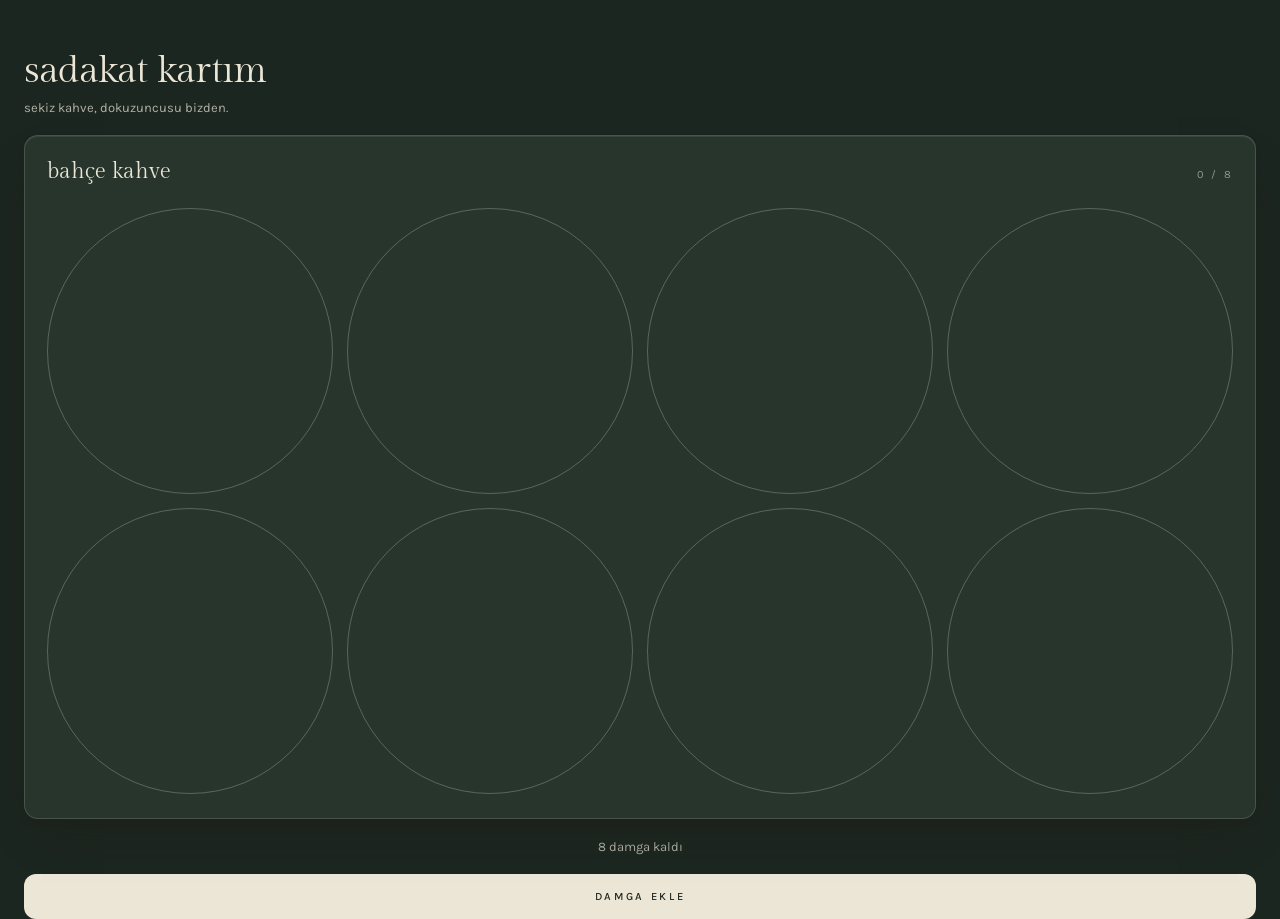
<file: apps/sadakat.html>
<!doctype html>
<html lang="tr"><head><meta charset="utf-8"><meta name="robots" content="noindex"><meta name="viewport" content="width=device-width,initial-scale=1"><title>sadakat kartı</title>
<link href="https://fonts.googleapis.com/css2?family=Gilda+Display&family=Karla:wght@400;500&display=swap" rel="stylesheet">
<style>
:root{--bg:#1c2620;--ink:#ece6d6;--mute:#ece6d6b8;--line:#ece6d62b;--acc:#d9b27c}
*{box-sizing:border-box;margin:0;-webkit-tap-highlight-color:transparent}
body{font-family:'Karla',sans-serif;background:var(--bg);color:var(--ink);height:100vh;padding:52px 24px 26px;display:flex;flex-direction:column;gap:20px;overflow:hidden;-webkit-font-smoothing:antialiased}
button{font:inherit;color:inherit;border:0;cursor:pointer}
h1{font-family:'Gilda Display',serif;font-weight:400;font-size:38px;line-height:1;letter-spacing:-.02em}
p.s{color:var(--mute);font-size:13px;margin-top:-10px}
.card{background:#27352c;border:1px solid var(--line);border-radius:14px;padding:22px 22px 24px;color:var(--ink);box-shadow:0 1px 0 #ffffff14 inset,0 22px 40px -18px #1f1a1480,0 4px 10px -4px #1f1a1459;position:relative}
.card h2{font-family:'Gilda Display',serif;font-weight:400;font-size:22px;display:flex;justify-content:space-between;align-items:baseline;margin-bottom:24px}
.card h2 small{font-family:'Karla';font-size:11px;letter-spacing:.2em;text-transform:uppercase;opacity:.55}
.g{display:grid;grid-template-columns:repeat(4,1fr);gap:14px}
.st{aspect-ratio:1;border-radius:50%;border:1px solid #ece6d645;display:grid;place-items:center;transition:background .5s cubic-bezier(.2,.8,.2,1),border-color .5s,transform .5s cubic-bezier(.2,.8,.2,1)}
.st svg{width:46%;opacity:0;transform:scale(.4) rotate(-30deg);transition:.5s cubic-bezier(.2,.8,.2,1)}
.st.on{background:var(--acc);border-color:var(--acc);color:var(--bg)}
.st.on svg{opacity:1;transform:none}
.cnt{text-align:center;color:var(--mute);font-size:13px}
.add,.rs{background:var(--ink);color:var(--bg);border-radius:12px;padding:16px;font-size:11px;letter-spacing:.24em;text-transform:uppercase;font-weight:500;transition:transform .2s cubic-bezier(.2,.8,.2,1)}.add:active,.rs:active{transform:scale(.97)}
.win{display:none;text-align:center;border:1px solid var(--line);border-radius:14px;padding:22px;animation:in .6s cubic-bezier(.2,.8,.2,1) both}.win.on{display:block}
.win b{font-family:'Gilda Display',serif;font-weight:400;font-size:28px;display:block;margin-bottom:6px}.win small{color:var(--mute)}.win .rs{margin-top:18px;width:100%}
@keyframes in{from{opacity:0;transform:translateY(10px)}}
</style></head><body>
<h1>sadakat kartım</h1><p class="s">sekiz kahve, dokuzuncusu bizden.</p>
<div class="card"><h2>bahçe kahve<small id="n8"></small></h2><div class="g" id="g"></div></div>
<div class="cnt" id="cnt"></div><button class="add" id="add">damga ekle</button>
<div class="win" id="win"><b>bir kahve bizden.</b><small>kartınız doldu, kasada göstermeniz yeterli.</small><button class="rs" id="rs">yeni kart</button></div>
<script>
let n=0;const $=s=>document.querySelector(s);
const bean='<svg viewBox="0 0 24 24" fill="none" stroke="currentColor" stroke-width="1.6" stroke-linecap="round"><ellipse cx="12" cy="12" rx="6.5" ry="9" transform="rotate(35 12 12)"/><path d="M8.5 16.5c2-2 5-5 7-9"/></svg>';
const draw=()=>{$('#g').innerHTML=Array.from({length:8},(_,i)=>`<div class="st ${i<n?'on':''}">${bean}</div>`).join('');$('#n8').textContent=`${n} / 8`;$('#cnt').textContent=n<8?`${8-n} damga kaldı`:'';$('#add').style.display=n<8?'':'none';$('#win').classList.toggle('on',n>=8)};
$('#add').onclick=()=>{if(n<8){n++;draw()}};$('#rs').onclick=()=>{n=0;draw()};draw();
</script></body></html>
</file>
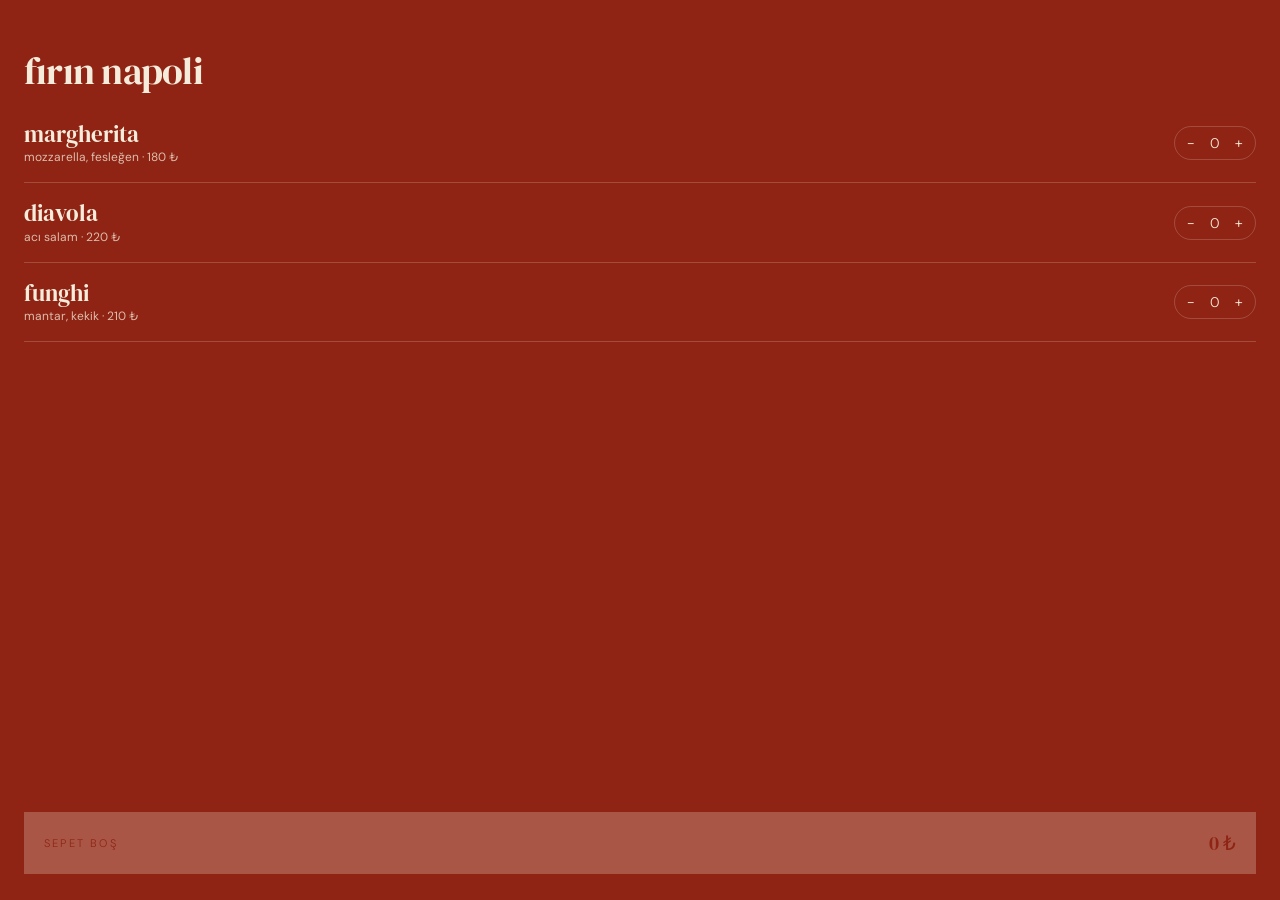
<file: apps/siparis.html>
<!doctype html>
<html lang="tr"><head><meta charset="utf-8"><meta name="robots" content="noindex"><meta name="viewport" content="width=device-width,initial-scale=1"><title>sipariş</title>
<link href="https://fonts.googleapis.com/css2?family=DM+Serif+Display:ital@0;1&family=DM+Sans:wght@300;400;500&display=swap" rel="stylesheet">
<style>
:root{--bg:#8f2414;--ink:#f6ecdc;--mute:#f6ecdcc2;--line:#f6ecdc33;--acc:#f2b66b}
*{box-sizing:border-box;margin:0;-webkit-tap-highlight-color:transparent}
body{font-family:'DM Sans',sans-serif;font-weight:300;background:var(--bg);color:var(--ink);height:100vh;padding:52px 24px 26px;display:flex;flex-direction:column;overflow:hidden;-webkit-font-smoothing:antialiased}
button{font:inherit;color:inherit;border:0;background:none;cursor:pointer}
h1{font-family:'DM Serif Display',serif;font-weight:400;font-size:38px;line-height:1;letter-spacing:-.02em;margin-bottom:14px}
.it{padding:18px 0;border-bottom:1px solid var(--line);display:flex;align-items:center;gap:12px}
.it b{font-family:'DM Serif Display',serif;font-weight:400;font-size:23px;flex:1;line-height:1.1}.it small{display:block;font-family:'DM Sans';font-size:12px;color:var(--mute);margin-top:4px}
.q{display:flex;align-items:center;border:1px solid var(--line);border-radius:99px;padding:2px}
.q button{width:28px;height:28px;border-radius:50%;font-size:15px;transition:background .15s,color .15s}.q button:active{background:var(--ink);color:var(--bg)}.q span{min-width:20px;text-align:center;font-size:14px;font-variant-numeric:tabular-nums}
.bar{margin-top:auto;background:var(--ink);color:var(--bg);padding:17px 20px;display:flex;align-items:center;justify-content:space-between;cursor:pointer;transition:opacity .3s,transform .2s cubic-bezier(.2,.8,.2,1);font-size:11px;letter-spacing:.2em;text-transform:uppercase}
.bar:active{transform:scale(.98)}.bar.off{opacity:.25;pointer-events:none}.bar b{font-family:'DM Serif Display';font-weight:400;font-size:20px;letter-spacing:0;text-transform:none;font-variant-numeric:tabular-nums}
.trk{position:absolute;inset:0;background:var(--bg);padding:64px 28px;display:none;flex-direction:column}.trk.on{display:flex;animation:in .5s both}
.trk h1{margin-bottom:34px}
.s{display:flex;align-items:center;gap:16px;padding-bottom:30px;position:relative;opacity:.3;transition:opacity .6s}
.s:not(:last-child):before{content:"";position:absolute;left:5.5px;top:16px;bottom:-2px;width:1px;background:var(--line)}
.s.on{opacity:1}.s i{width:12px;height:12px;border-radius:50%;border:1px solid var(--ink);flex:none;transition:background .4s}
.s.on i{background:var(--ink)}.s.now i{background:var(--acc);border-color:var(--acc);animation:pu 1.4s infinite}
@keyframes pu{50%{box-shadow:0 0 0 6px #f2b66b33}}@keyframes in{from{opacity:0}}
</style></head><body>
<h1>fırın napoli</h1><div id="m"></div>
<div class="bar off" id="bar"><span id="cnt">sepet boş</span><b id="tot">0 ₺</b></div>
<div class="trk" id="trk"><h1>siparişiniz yolda.</h1><div class="s"><i></i>hazırlanıyor</div><div class="s"><i></i>fırında</div><div class="s"><i></i>kuryede</div><div class="s"><i></i>kapınızda</div></div>
<script>
const P=[['margherita','mozzarella, fesleğen',180],['diavola','acı salam',220],['funghi','mantar, kekik',210]];const q=P.map(()=>0);const $=s=>document.querySelector(s);
const draw=()=>{$('#m').innerHTML=P.map((x,i)=>`<div class="it"><b>${x[0]}<small>${x[1]} · ${x[2]} ₺</small></b><div class="q"><button data-m="${i}" aria-label="azalt">−</button><span>${q[i]}</span><button data-p="${i}" aria-label="artır">+</button></div></div>`).join('');
const n=q.reduce((a,b)=>a+b,0),t=q.reduce((a,b,i)=>a+b*P[i][2],0);$('#cnt').textContent=n?`${n} ürün · siparişi ver`:'sepet boş';$('#tot').textContent=t+' ₺';$('#bar').classList.toggle('off',!n)};
document.addEventListener('click',e=>{const a=e.target.closest('[data-p]'),m=e.target.closest('[data-m]');if(a)q[+a.dataset.p]++;if(m&&q[+m.dataset.m])q[+m.dataset.m]--;if(a||m)draw()});
$('#bar').onclick=()=>{$('#trk').classList.add('on');[0,1,2,3].forEach(i=>setTimeout(()=>{document.querySelectorAll('.s').forEach((s,k)=>{s.classList.toggle('on',k<=i);s.classList.toggle('now',k===i&&i<3)})},i*1100+200))};draw();
</script></body></html>
</file>
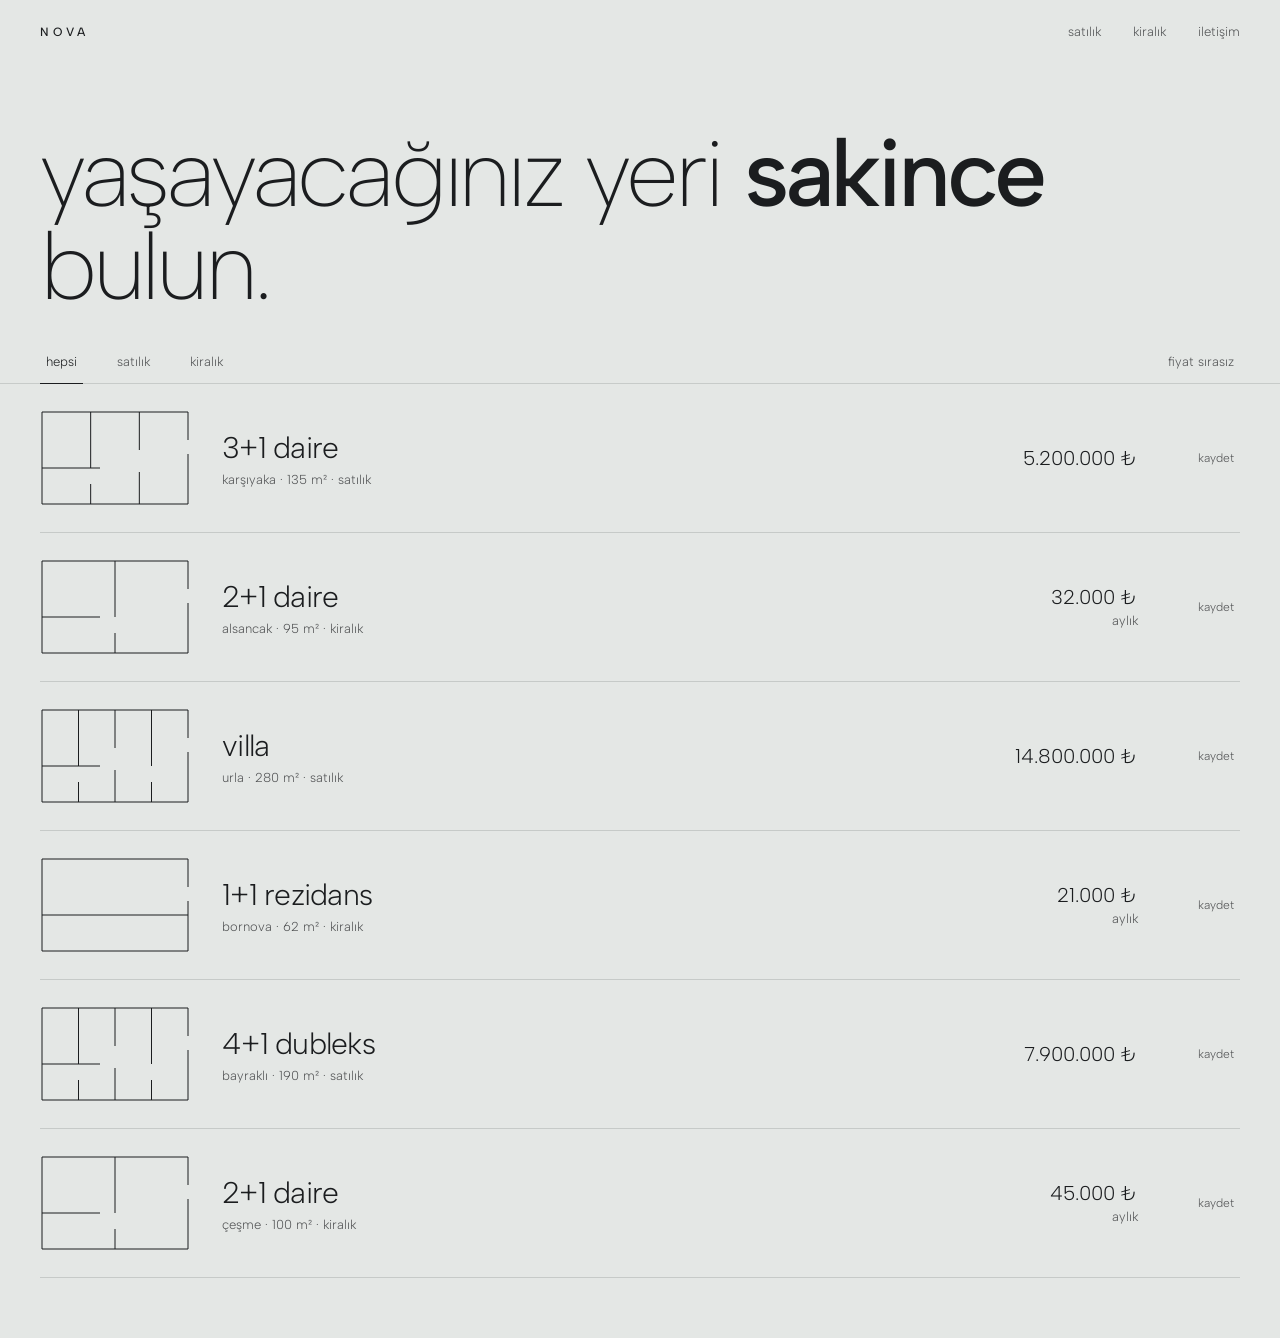
<file: sites/emlak.html>
<!doctype html>
<html lang="tr"><head><meta charset="utf-8"><meta name="robots" content="noindex"><meta name="viewport" content="width=device-width,initial-scale=1"><title>nova gayrimenkul</title>
<link href="https://fonts.googleapis.com/css2?family=Albert+Sans:wght@200;300;400;500&display=swap" rel="stylesheet">
<style>
:root{--bg:#e4e7e5;--ink:#1b1d1f;--mute:#1b1d1fbd;--line:#1b1d1f24;--acc:#3a4a40}
*{box-sizing:border-box;margin:0}
body{font-family:'Albert Sans',sans-serif;font-weight:300;background:var(--bg);color:var(--ink);-webkit-font-smoothing:antialiased}
::selection{background:var(--acc);color:var(--bg)}
button{font:inherit;color:inherit;background:none;border:0;cursor:pointer}
:focus-visible{outline:1px solid var(--acc);outline-offset:3px}
nav{display:flex;align-items:center;gap:32px;padding:24px 40px;font-size:13px}
.logo{font-weight:500;letter-spacing:.34em;text-transform:uppercase;font-size:12px;margin-right:auto}
nav a{color:var(--mute)}
.hero{padding:64px 40px 40px}
h1{font-weight:200;font-size:clamp(40px,7.4vw,104px);line-height:.98;letter-spacing:-.045em;max-width:12em}
h1 b{font-weight:500}
.bar{display:flex;gap:28px;padding:0 40px 14px;font-size:13px;border-bottom:1px solid var(--line);align-items:center}
.bar button{color:var(--mute);padding-bottom:14px;margin-bottom:-15px;border-bottom:1px solid transparent;transition:color .2s}
.bar button.on{color:var(--ink);border-color:var(--ink)}
.bar .sort{margin-left:auto}
.list{padding:0 40px 60px}
.row{display:grid;grid-template-columns:150px 1fr auto 70px;align-items:center;gap:32px;padding:26px 0;border-bottom:1px solid var(--line);animation:in .5s cubic-bezier(.2,.8,.2,1) both}
.plan{width:150px;height:96px;color:var(--ink);transition:color .3s}
.row:hover .plan{color:var(--acc)}
.plan *{vector-effect:non-scaling-stroke}
.row h3{font-weight:300;font-size:clamp(20px,2.6vw,30px);letter-spacing:-.025em}
.row small{display:block;color:var(--mute);font-size:13px;margin-top:6px}
.pr{font-size:20px;font-weight:300;font-variant-numeric:tabular-nums;text-align:right}
.pr small{margin-top:4px}
.save{font-size:12px;color:var(--mute);text-align:right;transition:color .2s}.save.on{color:var(--acc)}
@keyframes in{from{opacity:0;transform:translateY(12px)}}
@media(max-width:700px){nav,.hero,.bar,.list{padding-left:20px;padding-right:20px}nav a{display:none}.row{grid-template-columns:90px 1fr auto;gap:16px}.plan{width:90px;height:62px}.save{display:none}}
</style></head><body>
<nav><span class="logo">nova</span><a>satılık</a><a>kiralık</a><a>iletişim</a></nav>
<section class="hero"><h1>yaşayacağınız yeri <b>sakince</b> bulun.</h1></section>
<div class="bar" id="bar"></div><div class="list" id="grid"></div>
<script>
const L=[['3+1 daire','karşıyaka','satilik',5200000,135,3],['2+1 daire','alsancak','kiralik',32000,95,2],['villa','urla','satilik',14800000,280,5],['1+1 rezidans','bornova','kiralik',21000,62,1],['4+1 dubleks','bayraklı','satilik',7900000,190,4],['2+1 daire','çeşme','kiralik',45000,100,2]];
const $=s=>document.querySelector(s);let f='hepsi',asc=false;const fav=new Set();
const fmt=n=>new Intl.NumberFormat('tr-TR').format(n)+' ₺';
// kat planı: oda sayısına göre bölünen ince çizgili çizim
function plan(n){let s='<rect x="2" y="2" width="146" height="92" fill="none" stroke="currentColor" stroke-width="1"/>',w=146/Math.min(n,4);
for(let i=1;i<Math.min(n,4);i++)s+=`<path d="M${2+w*i} 2V${i%2?58:40}M${2+w*i} ${i%2?74:62}V94" stroke="currentColor" stroke-width="1" fill="none"/>`;
s+='<path d="M2 58H'+(n>1?60:148)+'" stroke="currentColor" stroke-width="1" fill="none"/><path d="M148 30v14" stroke="var(--bg)" stroke-width="3"/>';
return `<svg class="plan" viewBox="0 0 150 96">${s}</svg>`}
function draw(){$('#bar').innerHTML=['hepsi','satilik','kiralik'].map(k=>`<button class="${k===f?'on':''}" data-f="${k}">${k.replace('satilik','satılık').replace('kiralik','kiralık')}</button>`).join('')+`<button class="sort" id="sort">fiyat ${asc?'↑ artan':'sırasız'}</button>`;
let a=L.map((x,i)=>[...x,i]).filter(x=>f==='hepsi'||x[2]===f);if(asc)a.sort((p,q)=>p[3]-q[3]);
$('#grid').innerHTML=a.map((x,i)=>`<div class="row" style="animation-delay:${i*60}ms">${plan(x[5])}<div><h3>${x[0]}</h3><small>${x[1]} · ${x[4]} m² · ${x[2]==='satilik'?'satılık':'kiralık'}</small></div><div class="pr">${fmt(x[3])}${x[2]==='kiralik'?'<small>aylık</small>':''}</div><button class="save ${fav.has(x[6])?'on':''}" data-h="${x[6]}">${fav.has(x[6])?'kayıtlı':'kaydet'}</button></div>`).join('')}
document.addEventListener('click',e=>{const b=e.target.closest('[data-f]');if(b){f=b.dataset.f;draw()}const h=e.target.closest('[data-h]');
if(h){const i=+h.dataset.h;fav.has(i)?fav.delete(i):fav.add(i);h.classList.toggle('on');h.textContent=fav.has(i)?'kayıtlı':'kaydet'}if(e.target.id==='sort'){asc=!asc;draw()}});draw();
</script></body></html>
</file>
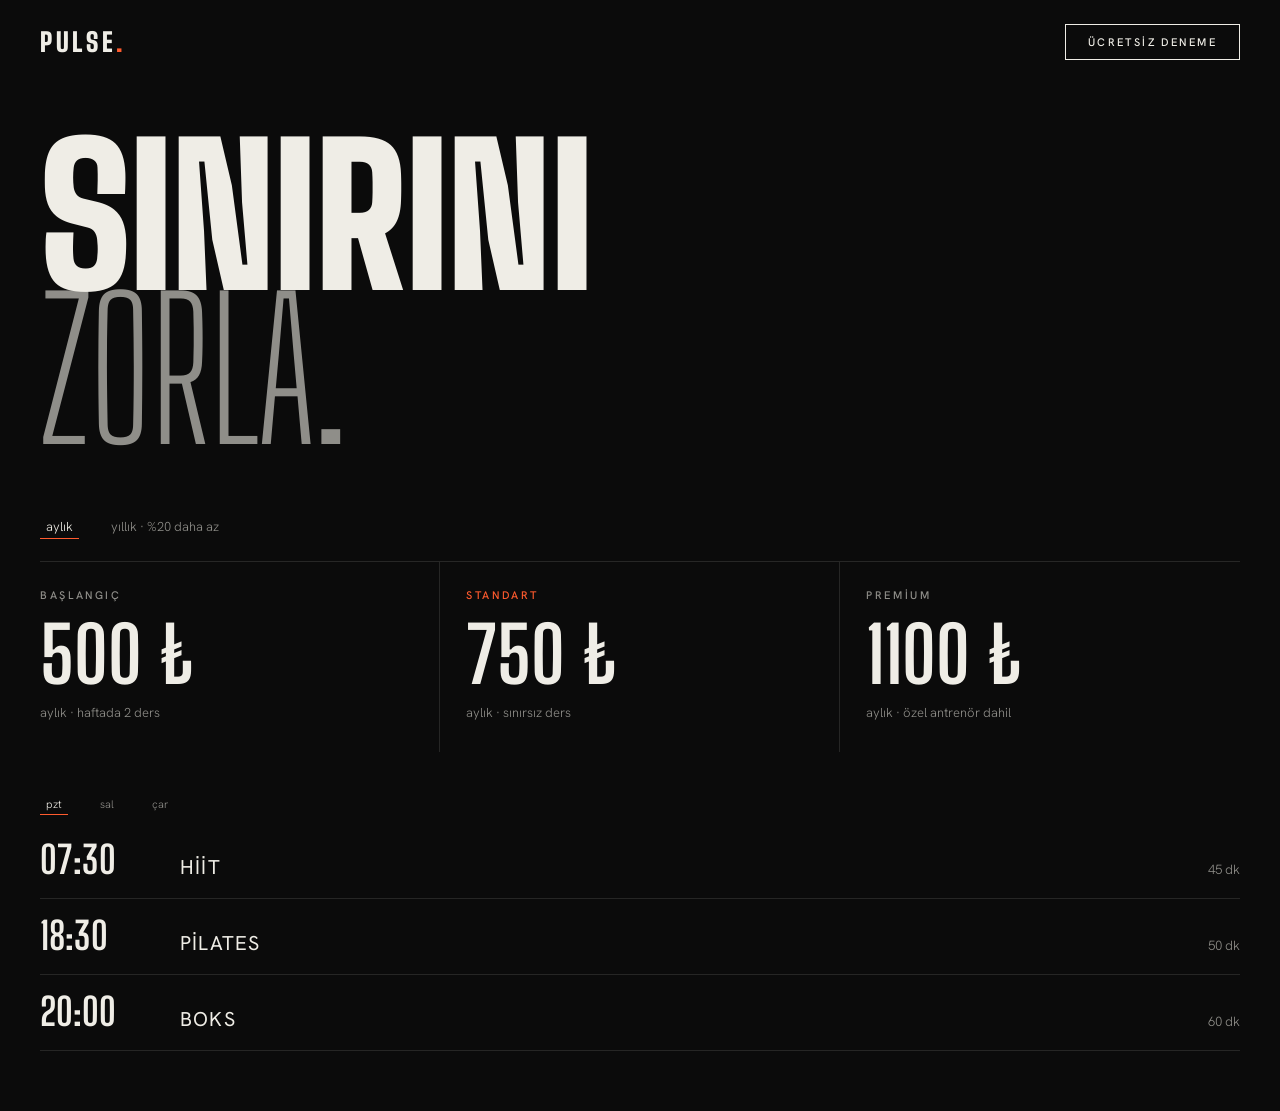
<file: sites/fitness.html>
<!doctype html>
<html lang="tr"><head><meta charset="utf-8"><meta name="robots" content="noindex"><meta name="viewport" content="width=device-width,initial-scale=1"><title>pulse fit</title>
<link href="https://fonts.googleapis.com/css2?family=Big+Shoulders+Display:wght@300;700;900&family=Hanken+Grotesk:wght@300;400;500&display=swap" rel="stylesheet">
<style>
:root{--bg:#0b0b0b;--ink:#efede6;--mute:#efede694;--line:#efede61f;--acc:#ff5b2e}
*{box-sizing:border-box;margin:0}
body{font-family:'Hanken Grotesk',sans-serif;font-weight:300;background:var(--bg);color:var(--ink);-webkit-font-smoothing:antialiased}
::selection{background:var(--acc);color:var(--bg)}
button{font:inherit;color:inherit;background:none;border:0;cursor:pointer}
:focus-visible{outline:1px solid var(--acc);outline-offset:3px}
nav{display:flex;align-items:center;padding:24px 40px}
.logo{font-family:'Big Shoulders Display';font-weight:900;font-size:26px;letter-spacing:.14em;margin-right:auto}.logo i{color:var(--acc);font-style:normal}
.cta{border:1px solid var(--ink);padding:10px 22px;font-size:11px;letter-spacing:.22em;text-transform:uppercase;font-weight:500;transition:background .25s,color .25s}
.cta:hover{background:var(--ink);color:var(--bg)}
.hero{padding:56px 40px 36px}
h1{font-family:'Big Shoulders Display';font-weight:900;font-size:clamp(70px,15vw,230px);line-height:.8;letter-spacing:-.01em;text-transform:uppercase}
h1 span{font-weight:300;color:var(--mute)}
.sw{display:flex;gap:26px;padding:34px 40px 0;font-size:13px}
.sw button{color:var(--mute);border-bottom:1px solid transparent;padding-bottom:3px;transition:color .2s}.sw button.on{color:var(--ink);border-color:var(--acc)}
.plans{display:grid;grid-template-columns:repeat(3,1fr);margin:22px 40px 0;border-top:1px solid var(--line)}
.pl{padding:26px 26px 30px 0;border-right:1px solid var(--line);padding-left:26px;transition:background .3s}
.pl:first-child{padding-left:0}.pl:last-child{border-right:0}
.pl:hover{background:#efede608}
.pl h3{font-size:11px;letter-spacing:.24em;text-transform:uppercase;font-weight:500;color:var(--mute)}
.pl.hot h3{color:var(--acc)}
.pl b{font-family:'Big Shoulders Display';font-weight:700;font-size:clamp(46px,6vw,78px);display:block;line-height:1;margin:14px 0 8px;font-variant-numeric:tabular-nums}
.pl small{color:var(--mute);font-size:13px}
.tt{display:flex;gap:26px;padding:44px 40px 8px;font-size:11px;letter-spacing:.22em;text-transform:uppercase}
.tt button{color:var(--mute);border-bottom:1px solid transparent;padding-bottom:3px}.tt button.on{color:var(--ink);border-color:var(--acc)}
.cls{padding:0 40px 60px}
.row{display:grid;grid-template-columns:120px 1fr auto;align-items:baseline;gap:20px;padding:18px 0;border-bottom:1px solid var(--line);animation:in .45s cubic-bezier(.2,.8,.2,1) both}
.row b{font-family:'Big Shoulders Display';font-weight:700;font-size:38px;font-variant-numeric:tabular-nums;line-height:1}
.row span{font-size:20px;text-transform:uppercase;letter-spacing:.06em;font-weight:400}.row small{color:var(--mute)}
@keyframes in{from{opacity:0;transform:translateX(-10px)}}
@media(max-width:700px){nav,.hero,.sw,.tt,.cls{padding-left:20px;padding-right:20px}.plans{margin:22px 20px 0;grid-template-columns:1fr}.pl{border-right:0;border-bottom:1px solid var(--line);padding-left:0}.row{grid-template-columns:84px 1fr auto}}
</style></head><body>
<nav><span class="logo">PULSE<i>.</i></span><button class="cta">ücretsiz deneme</button></nav>
<section class="hero"><h1>sınırını<br><span>zorla.</span></h1></section>
<div class="sw" id="sw"><button class="on" data-y="0">aylık</button><button data-y="1">yıllık · %20 daha az</button></div>
<div class="plans" id="plans"></div><div class="tt" id="tt"></div><div class="cls" id="cls"></div>
<script>
const PL=[['başlangıç',500,'haftada 2 ders'],['standart',750,'sınırsız ders'],['premium',1100,'özel antrenör dahil']];
const T={'pzt':[['07:30','hiit','45 dk'],['18:30','pilates','50 dk'],['20:00','boks','60 dk']],'sal':[['08:00','yoga','60 dk'],['19:00','crossfit','55 dk']],'çar':[['07:30','spinning','45 dk'],['18:00','fonksiyonel','50 dk'],['20:00','hiit','45 dk']]};
const $=s=>document.querySelector(s);let y=0,d='pzt';
function draw(){$('#plans').innerHTML=PL.map((p,i)=>`<div class="pl ${i===1?'hot':''}"><h3>${p[0]}</h3><b>${Math.round(p[1]*(y?.8:1))} ₺</b><small>aylık · ${p[2]}</small></div>`).join('');
$('#tt').innerHTML=Object.keys(T).map(k=>`<button class="${k===d?'on':''}" data-d="${k}">${k}</button>`).join('');
$('#cls').innerHTML=T[d].map((c,i)=>`<div class="row" style="animation-delay:${i*70}ms"><b>${c[0]}</b><span>${c[1]}</span><small>${c[2]}</small></div>`).join('')}
document.addEventListener('click',e=>{const a=e.target.closest('[data-y]'),b=e.target.closest('[data-d]');
if(a){y=+a.dataset.y;document.querySelectorAll('#sw button').forEach(x=>x.classList.toggle('on',x===a));draw()}if(b){d=b.dataset.d;draw()}});draw();
</script></body></html>
</file>
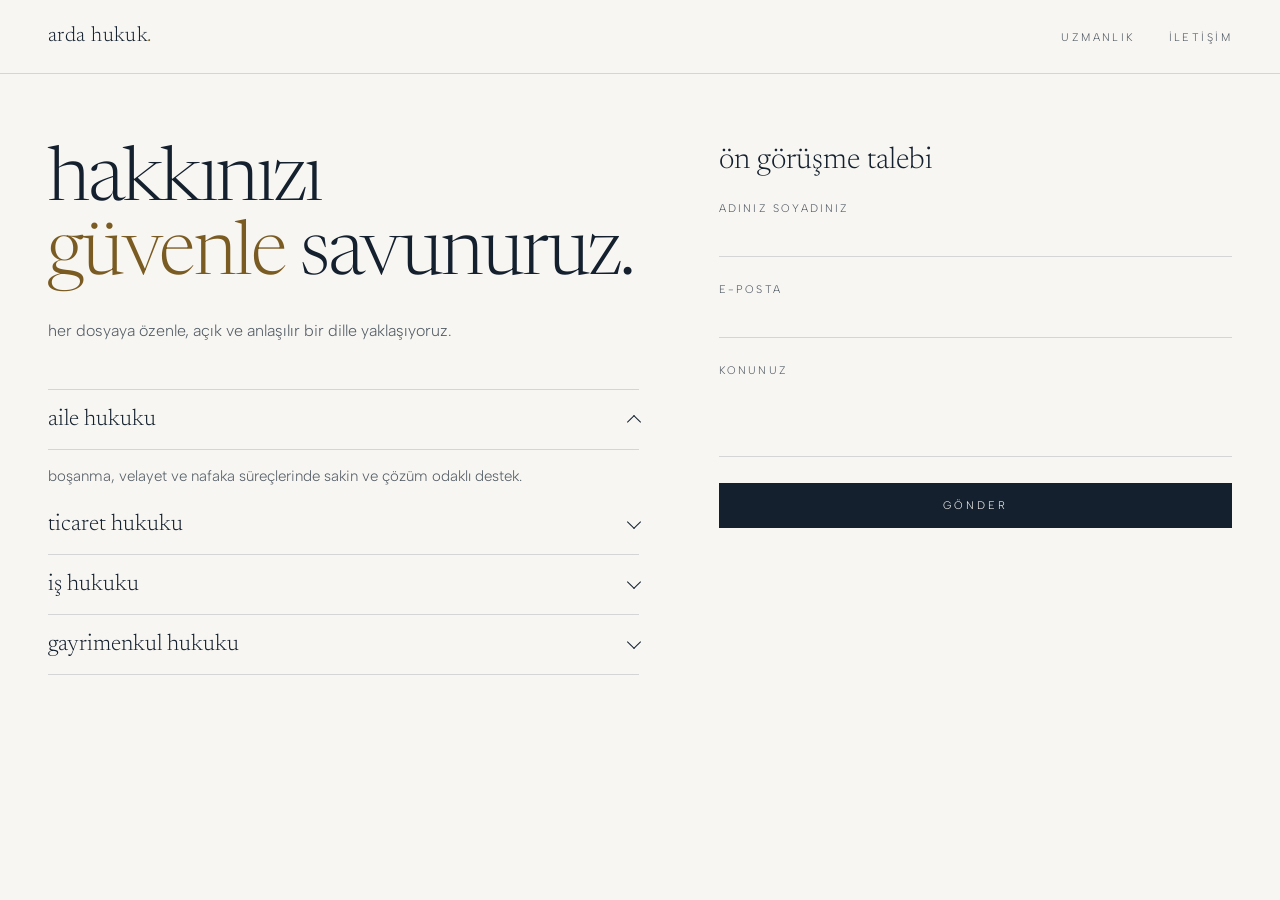
<file: sites/hukuk.html>
<!doctype html>
<html lang="tr"><head><meta charset="utf-8"><meta name="robots" content="noindex"><meta name="viewport" content="width=device-width,initial-scale=1"><title>arda hukuk</title>
<link href="https://fonts.googleapis.com/css2?family=Newsreader:ital,opsz,wght@0,6..72,300;0,6..72,400;1,6..72,300&family=Albert+Sans:wght@300;400;500&display=swap" rel="stylesheet">
<style>
:root{--bg:#f7f6f2;--ink:#14202e;--mute:#14202ebd;--line:#14202e26;--acc:#7a5b22}
*{box-sizing:border-box;margin:0}
body{font-family:'Albert Sans',sans-serif;font-weight:300;background:var(--bg);color:var(--ink);-webkit-font-smoothing:antialiased}
::selection{background:var(--ink);color:var(--bg)}
button{font:inherit;color:inherit;background:none;border:0;cursor:pointer}
:focus-visible{outline:1px solid var(--acc);outline-offset:3px}
nav{display:flex;align-items:baseline;gap:34px;padding:26px 48px;font-size:11px;letter-spacing:.22em;text-transform:uppercase;border-bottom:1px solid var(--line)}
.logo{font-family:Newsreader,serif;font-size:21px;letter-spacing:.02em;text-transform:none;margin-right:auto}
.logo i{color:var(--acc)}
nav a{color:var(--mute)}
.wrap{display:grid;grid-template-columns:1.15fr 1fr;gap:80px;padding:72px 48px 80px}
h1{font-family:Newsreader,serif;font-weight:300;font-size:clamp(40px,5.8vw,82px);line-height:1;letter-spacing:-.025em}
h1 em{color:var(--acc);font-style:normal}
.lead{margin:24px 0 44px;color:var(--mute);max-width:26em;line-height:1.65}
.acc{border-top:1px solid var(--line)}
.acc button{width:100%;display:flex;justify-content:space-between;align-items:baseline;border-bottom:1px solid var(--line);font-family:Newsreader,serif;font-size:23px;padding:18px 0;text-align:left;transition:padding .3s cubic-bezier(.2,.8,.2,1)}
.acc button:hover{padding-left:6px}
.acc button:after{content:"";width:9px;height:9px;border-right:1px solid var(--ink);border-bottom:1px solid var(--ink);transform:translateY(-3px) rotate(45deg);transition:transform .35s cubic-bezier(.2,.8,.2,1)}
.acc .open button:after{transform:translateY(2px) rotate(225deg)}
.acc .b{display:grid;grid-template-rows:0fr;transition:grid-template-rows .4s cubic-bezier(.2,.8,.2,1)}.acc .open .b{grid-template-rows:1fr}
.acc .b p{overflow:hidden;color:var(--mute);font-size:15px;line-height:1.65;max-width:34em}
.acc .open .b p{padding:14px 0 6px}
form{display:grid;gap:26px;align-content:start}
form h2{font-family:Newsreader,serif;font-weight:300;font-size:30px}
label{font-size:11px;letter-spacing:.2em;text-transform:uppercase;color:var(--mute);display:grid;gap:6px}
input,textarea{font:inherit;font-size:16px;font-weight:300;color:var(--ink);width:100%;background:none;border:0;border-bottom:1px solid var(--line);padding:8px 0;outline:none;resize:none;border-radius:0;transition:border-color .25s;letter-spacing:0;text-transform:none}
input:focus,textarea:focus{border-color:var(--ink)}.err{border-color:#a3392f!important}
form button{background:var(--ink);color:var(--bg);padding:16px;font-size:11px;letter-spacing:.28em;text-transform:uppercase;transition:opacity .2s}form button:hover{opacity:.85}
.ok{color:var(--acc);font-size:14px;min-height:20px}
@media(max-width:760px){nav{padding:20px}nav a{display:none}.wrap{grid-template-columns:1fr;gap:48px;padding:40px 20px 56px}}
</style></head><body>
<nav><span class="logo">arda hukuk<i>.</i></span><a>uzmanlık</a><a>iletişim</a></nav>
<div class="wrap"><div><h1>hakkınızı<br><em>güvenle</em> savunuruz.</h1><p class="lead">her dosyaya özenle, açık ve anlaşılır bir dille yaklaşıyoruz.</p>
<div class="acc" id="acc"></div></div>
<form id="f" novalidate><h2>ön görüşme talebi</h2><label>adınız soyadınız<input name="n" autocomplete="off"></label><label>e-posta<input name="e" autocomplete="off"></label><label>konunuz<textarea name="m" rows="3"></textarea></label><button>gönder</button><div class="ok" id="ok"></div></form></div>
<script>
const A=[['aile hukuku','boşanma, velayet ve nafaka süreçlerinde sakin ve çözüm odaklı destek.'],['ticaret hukuku','şirket kuruluşu, sözleşmeler ve ticari uyuşmazlıklarda danışmanlık.'],['iş hukuku','işçi ve işveren için hak ve yükümlülükleri netleştiren hukuki destek.'],['gayrimenkul hukuku','alım satım, kira ve tapu işlemlerinde güvenli yol haritası.']];
const $=s=>document.querySelector(s);
$('#acc').innerHTML=A.map((x,i)=>`<div class="${i?'':'open'}"><button>${x[0]}</button><div class="b"><p>${x[1]}</p></div></div>`).join('');
$('#acc').onclick=e=>{const d=e.target.closest('button')?.parentElement;if(!d)return;const o=d.classList.contains('open');document.querySelectorAll('#acc>div').forEach(x=>x.classList.remove('open'));if(!o)d.classList.add('open')};
$('#f').onsubmit=e=>{e.preventDefault();const f=e.target;let ok=true;
[['n',v=>v.trim().length>2],['e',v=>/^\S+@\S+\.\S+$/.test(v)],['m',v=>v.trim().length>5]].forEach(([k,t])=>{const el=f[k],g=t(el.value);el.classList.toggle('err',!g);if(!g)ok=false});
$('#ok').textContent=ok?'talebiniz alındı, en kısa sürede dönüş yapılır (örnek).':'lütfen alanları kontrol edin.'};
</script></body></html>
</file>
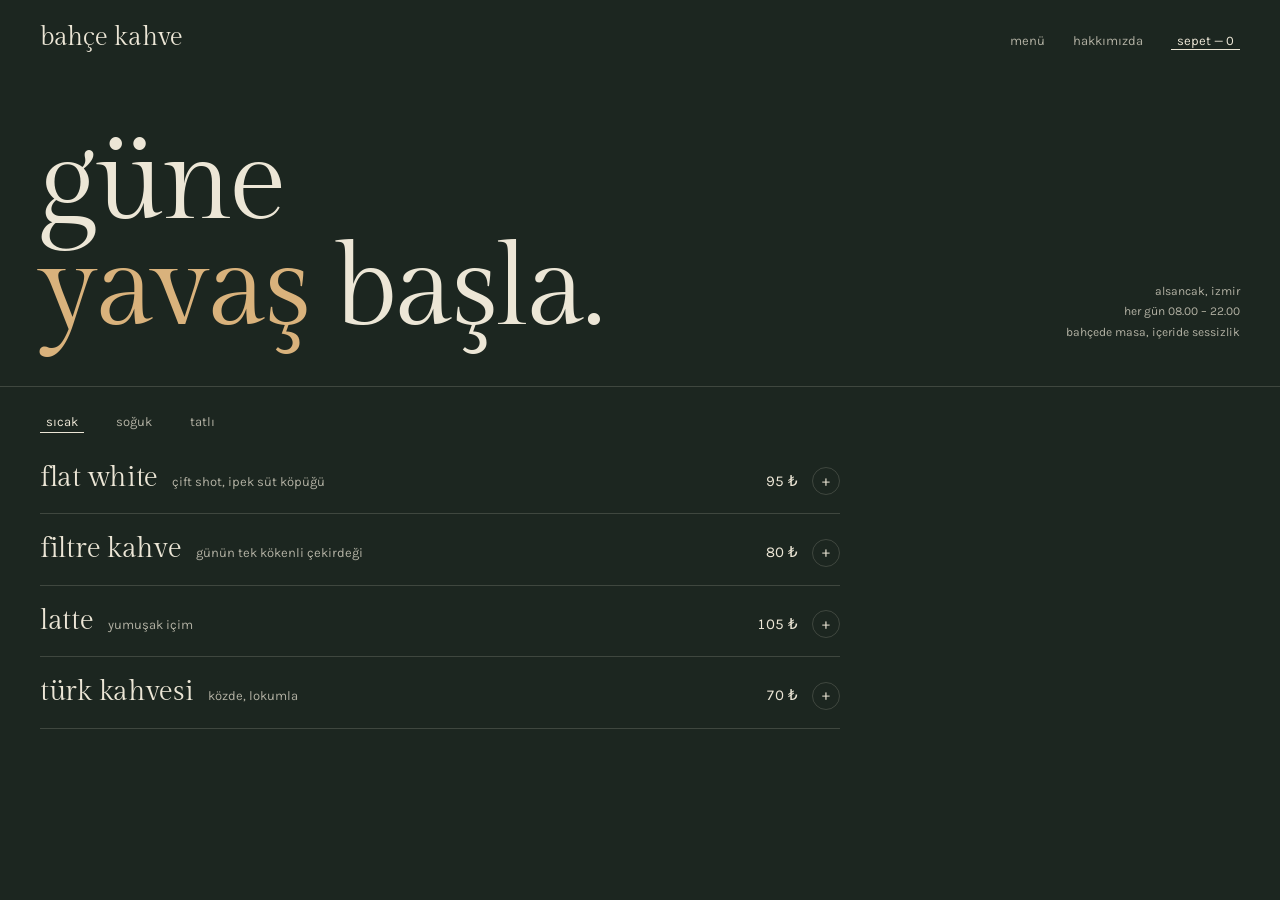
<file: sites/kafe.html>
<!doctype html>
<html lang="tr"><head><meta charset="utf-8"><meta name="robots" content="noindex"><meta name="viewport" content="width=device-width,initial-scale=1"><title>bahçe kahve</title>
<link href="https://fonts.googleapis.com/css2?family=Gilda+Display&family=Karla:wght@400;500&display=swap" rel="stylesheet">
<style>
:root{--bg:#1c2620;--ink:#ece6d6;--mute:#ece6d6b8;--line:#ece6d62b;--acc:#d9b27c}
*{box-sizing:border-box;margin:0}
body{font-family:'Karla',sans-serif;background:var(--bg);color:var(--ink);-webkit-font-smoothing:antialiased}
::selection{background:var(--acc);color:var(--bg)}
button{font:inherit;color:inherit;background:none;border:0;cursor:pointer}
:focus-visible{outline:1px solid var(--acc);outline-offset:3px}
nav{display:flex;align-items:baseline;gap:28px;padding:22px 40px;font-size:13px}
.logo{font-family:'Gilda Display',serif;font-size:26px;margin-right:auto;letter-spacing:-.01em}
nav a{color:var(--mute)}
.cart{border-bottom:1px solid var(--ink);padding-bottom:1px;transition:letter-spacing .3s cubic-bezier(.2,.8,.2,1)}
.cart.bump{letter-spacing:.06em}
.hero{padding:56px 40px 44px;border-bottom:1px solid var(--line);display:grid;grid-template-columns:1fr auto;align-items:end;gap:24px}
h1{font-family:'Gilda Display',serif;font-weight:400;font-size:clamp(48px,9vw,120px);line-height:.92;letter-spacing:-.03em}
h1 em{color:var(--acc);font-style:normal}
.meta{font-size:12px;line-height:1.7;color:var(--mute);text-align:right;white-space:nowrap}
.tabs{display:flex;gap:26px;padding:26px 40px 10px;font-size:13px}
.tabs button{color:var(--mute);padding-bottom:3px;border-bottom:1px solid transparent;transition:color .2s,border-color .2s}
.tabs button.on{color:var(--ink);border-color:var(--ink)}
.list{padding:0 40px 56px;max-width:880px}
.item{display:flex;align-items:baseline;gap:14px;padding:18px 0;border-bottom:1px solid var(--line);animation:in .5s cubic-bezier(.2,.8,.2,1) both}
.item h3{font-family:'Gilda Display',serif;font-weight:400;font-size:28px;letter-spacing:-.01em}
.item small{color:var(--mute);font-size:13px;flex:1}
.item .fill{flex:1;border-bottom:1px dotted var(--line);transform:translateY(-4px)}
.item .pr{font-variant-numeric:tabular-nums;font-size:15px}
.add{width:28px;height:28px;border:1px solid var(--line);border-radius:50%;font-size:15px;line-height:1;transition:background .2s,color .2s,border-color .2s}
.add:hover{background:var(--ink);color:var(--bg);border-color:var(--ink)}
@keyframes in{from{opacity:0;transform:translateY(10px)}}
@media(max-width:620px){nav,.hero,.tabs,.list{padding-left:20px;padding-right:20px}.hero{grid-template-columns:1fr}.meta{text-align:left}nav a{display:none}.item small{display:none}}
</style></head><body>
<nav><span class="logo">bahçe kahve</span><a>menü</a><a>hakkımızda</a><button class="cart" id="cart">sepet — 0</button></nav>
<section class="hero"><h1>güne<br><em>yavaş</em> başla.</h1><p class="meta">alsancak, izmir<br>her gün 08.00 – 22.00<br>bahçede masa, içeride sessizlik</p></section>
<div class="tabs" id="tabs"></div><div class="list" id="list"></div>
<script>
const M={'sıcak':[['flat white','çift shot, ipek süt köpüğü',95],['filtre kahve','günün tek kökenli çekirdeği',80],['latte','yumuşak içim',105],['türk kahvesi','közde, lokumla',70]],
'soğuk':[['cold brew','on sekiz saat demlenmiş',110],['buzlu latte','vanilya şurubu',115],['limonata','taze nane',75]],
'tatlı':[['san sebastian','günlük, ev yapımı',160],['brownie','sıcak servis',120],['kruvasan','tereyağlı',90]]};
let n=0,sum=0;const $=s=>document.querySelector(s);
function show(t){$('#tabs').innerHTML=Object.keys(M).map(k=>`<button class="${k===t?'on':''}" data-t="${k}">${k}</button>`).join('');
$('#list').innerHTML=M[t].map((x,i)=>`<div class="item" style="animation-delay:${i*60}ms"><h3>${x[0]}</h3><small>${x[1]}</small><span class="pr">${x[2]} ₺</span><button class="add" data-p="${x[2]}" aria-label="ekle">+</button></div>`).join('')}
document.addEventListener('click',e=>{const t=e.target.closest('[data-t]');if(t)show(t.dataset.t);const a=e.target.closest('.add');
if(a){n++;sum+=+a.dataset.p;const c=$('#cart');c.textContent=`sepet — ${n} · ${sum} ₺`;c.classList.add('bump');setTimeout(()=>c.classList.remove('bump'),260)}});
show('sıcak');
</script></body></html>
</file>
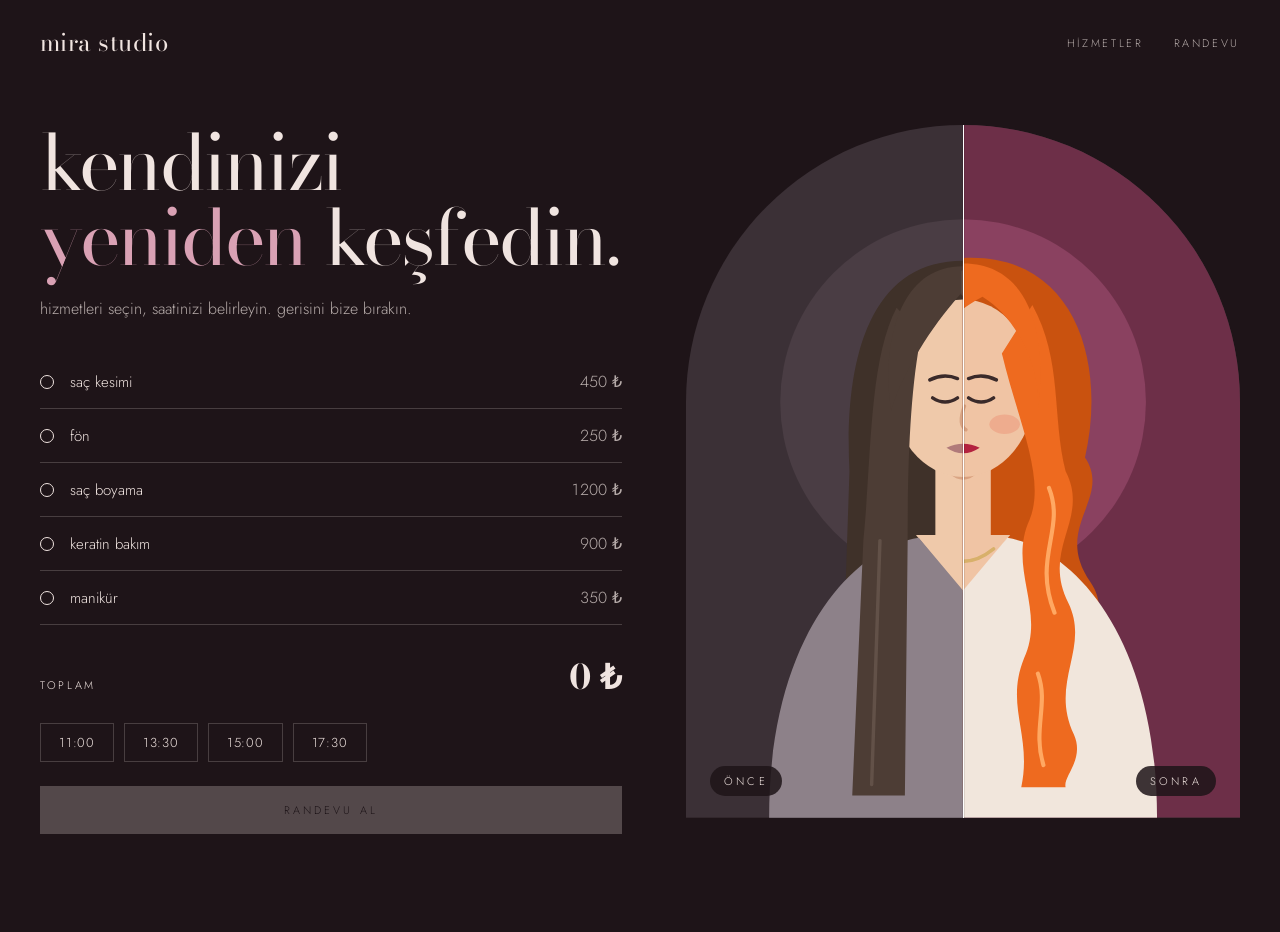
<file: sites/kuafor.html>
<!doctype html>
<html lang="tr"><head><meta charset="utf-8"><meta name="robots" content="noindex"><meta name="viewport" content="width=device-width,initial-scale=1"><title>mira studio</title>
<link href="https://fonts.googleapis.com/css2?family=Bodoni+Moda:ital,opsz,wght@0,6..96,400;1,6..96,400&family=Jost:wght@300;400&display=swap" rel="stylesheet">
<style>
:root{--bg:#1e1418;--ink:#f0e4e0;--mute:#f0e4e0b8;--line:#f0e4e033;--acc:#d9a1b4}
*{box-sizing:border-box;margin:0}
body{font-family:Jost,sans-serif;font-weight:300;background:var(--bg);color:var(--ink);-webkit-font-smoothing:antialiased}
::selection{background:var(--acc);color:var(--bg)}
button{font:inherit;color:inherit;background:none;border:0;cursor:pointer}
:focus-visible{outline:1px solid var(--acc);outline-offset:3px}
nav{display:flex;align-items:center;gap:30px;padding:24px 40px;font-size:11px;letter-spacing:.24em;text-transform:uppercase}
.logo{font-family:'Bodoni Moda',serif;font-size:24px;letter-spacing:.02em;text-transform:none;margin-right:auto}
nav a{color:var(--mute)}
.wrap{display:grid;grid-template-columns:1.05fr 1fr;gap:64px;padding:40px 40px 64px;align-items:start}
h1{font-family:'Bodoni Moda',serif;font-weight:400;font-size:clamp(40px,6vw,82px);line-height:.98;letter-spacing:-.025em}
h1 em{color:var(--acc);font-style:normal}
.lead{margin:20px 0 34px;color:var(--mute);max-width:26em;line-height:1.6}
.svc{display:flex;align-items:center;gap:16px;padding:15px 0;border-bottom:1px solid var(--line);cursor:pointer;transition:padding .3s cubic-bezier(.2,.8,.2,1)}
.svc:hover{padding-left:6px}
.svc input{appearance:none;width:14px;height:14px;border:1px solid var(--ink);border-radius:50%;margin:0;cursor:pointer;transition:background .2s,box-shadow .2s}
.svc input:checked{background:var(--acc);border-color:var(--acc);box-shadow:0 0 0 3px var(--bg),0 0 0 4px var(--acc)}
.svc span{flex:1;font-size:15px}.svc b{font-weight:300;font-variant-numeric:tabular-nums;color:var(--mute)}
.total{display:flex;justify-content:space-between;align-items:baseline;font-family:'Bodoni Moda',serif;font-size:34px;margin:26px 0 20px}
.total span{font-family:Jost;font-size:11px;letter-spacing:.24em;text-transform:uppercase}
.slots{display:flex;gap:10px;flex-wrap:wrap;margin-bottom:24px}
.slots button{border:1px solid var(--line);padding:9px 18px;font-size:13px;letter-spacing:.06em;transition:background .2s,color .2s,border-color .2s}
.slots button:hover{border-color:var(--ink)}
.slots button.on,.book{background:var(--ink);color:var(--bg);border-color:var(--ink)}
.book{width:100%;padding:16px;font-size:11px;letter-spacing:.28em;text-transform:uppercase;transition:opacity .2s}.book:disabled{opacity:.25;cursor:default}
.msg{margin-top:14px;font-size:14px;min-height:20px;color:var(--acc)}
.ba{position:relative;aspect-ratio:4/5;border-radius:999px 999px 0 0;overflow:hidden;--p:50%}
.ba div{position:absolute;inset:0;display:flex;align-items:flex-end;padding:0 24px 22px}
.ba svg{position:absolute;inset:0;width:100%;height:100%}
.ba span{position:relative;background:#1e1418d9;color:var(--ink);padding:7px 14px;border-radius:99px;font-size:11px;letter-spacing:.3em;text-transform:uppercase}
.b1{justify-content:flex-start}
.b2{justify-content:flex-end;clip-path:inset(0 0 0 var(--p))}
.ba i{position:absolute;top:0;bottom:0;left:var(--p);width:1px;background:#fff;box-shadow:0 0 0 .5px #0003}
.ba input{position:absolute;inset:0;width:100%;height:100%;opacity:0;cursor:ew-resize}
@media(max-width:700px){nav{padding:20px}nav a{display:none}.wrap{grid-template-columns:1fr;gap:40px;padding:24px 20px 48px}.ba{max-width:360px}}
</style></head><body>
<nav><span class="logo">mira studio</span><a>hizmetler</a><a>randevu</a></nav>
<div class="wrap"><div><h1>kendinizi<br><em>yeniden</em> keşfedin.</h1><p class="lead">hizmetleri seçin, saatinizi belirleyin. gerisini bize bırakın.</p>
<div id="svc"></div><div class="total"><span>toplam</span><b id="tot">0 ₺</b></div><div class="slots" id="slots"></div><button class="book" id="book" disabled>randevu al</button><div class="msg" id="msg"></div></div>
<div class="ba" id="ba"><div class="b1"><svg viewBox="0 0 400 500" preserveAspectRatio="xMidYMid slice" aria-hidden="true"><rect width="400" height="500" fill="#3b3036"/><circle cx="200" cy="200" r="132" fill="#4a3d44"/><path d="M200 98C132 98 114 170 118 250L110 486L290 486L282 250C286 170 268 98 200 98Z" fill="#3f3129"/><ellipse cx="200" cy="190" rx="0" ry="0"/><rect x="180" y="236" width="40" height="76" fill="#efc9aa"/><path d="M166 296L200 338L234 296Z" fill="#efc9aa"/><path d="M180 238Q200 274 220 238Z" fill="#d9a584"/>
<path d="M60 500C60 370 120 306 168 298L200 336L232 298C280 306 340 370 340 500Z" fill="#8d8189"/><ellipse cx="200" cy="190" rx="52" ry="64" fill="#efc9aa"/>
<path d="M178 197q9 6 18 0M204 197q9 6 18 0M176 184q10-5 20-1M204 183q10-4 20 1" fill="none" stroke="#3a2a2a" stroke-width="2.5" stroke-linecap="round"/>
<path d="M201 203q-5 13 1 17" fill="none" stroke="#d9a584" stroke-width="2.5" stroke-linecap="round"/>
<path d="M188 233q12 8 24 0q-12-6-24 0z" fill="#b07a7a"/><path d="M152 132C132 170 134 240 128 300L120 484L158 484L160 300C160 240 162 190 170 150Z" fill="#4d3d35"/><path d="M248 132C268 170 266 240 272 300L280 484L242 484L240 300C240 240 238 190 230 150Z" fill="#4d3d35"/><path d="M200 102C148 102 142 170 148 206C160 170 182 140 200 120C218 140 240 170 252 206C258 170 252 102 200 102Z" fill="#4d3d35"/><path d="M200 106V122M140 300L134 476M260 300L266 476" fill="none" stroke="#6b5a50" stroke-width="2.5" stroke-linecap="round" opacity=".7"/></svg><span>önce</span></div><div class="b2"><svg viewBox="0 0 400 500" preserveAspectRatio="xMidYMid slice" aria-hidden="true"><rect width="400" height="500" fill="#6d2f48"/><circle cx="200" cy="200" r="132" fill="#8a4160"/><path d="M200 96C120 92 96 170 112 240C92 270 136 290 108 330C86 362 132 392 106 430C92 456 120 470 112 486L288 486C280 470 308 456 294 430C268 392 314 362 292 330C264 290 308 270 288 240C304 170 280 92 200 96Z" fill="#c9520f"/><ellipse cx="200" cy="190" rx="0" ry="0"/><rect x="180" y="236" width="40" height="76" fill="#f0c4a4"/><path d="M166 296L200 338L234 296Z" fill="#f0c4a4"/><path d="M180 238Q200 274 220 238Z" fill="#d9a07e"/>
<path d="M60 500C60 370 120 306 168 298L200 336L232 298C280 306 340 370 340 500Z" fill="#f1e6dc"/><path d="M178 306Q200 324 222 306" fill="none" stroke="#d8b06a" stroke-width="2.5" stroke-linecap="round"/><ellipse cx="200" cy="190" rx="52" ry="64" fill="#f0c4a4"/>
<path d="M178 197q9 6 18 0M204 197q9 6 18 0M176 184q10-5 20-1M204 183q10-4 20 1" fill="none" stroke="#3a2a2a" stroke-width="2.5" stroke-linecap="round"/>
<path d="M201 203q-5 13 1 17" fill="none" stroke="#d9a07e" stroke-width="2.5" stroke-linecap="round"/>
<path d="M188 233q12 8 24 0q-12-6-24 0z" fill="#b3223f"/><ellipse cx="170" cy="216" rx="11" ry="7" fill="#e8745a" opacity=".3"/><ellipse cx="230" cy="216" rx="11" ry="7" fill="#e8745a" opacity=".3"/><path d="M150 130C128 170 136 210 126 250C108 285 144 305 124 345C108 378 138 402 120 440C112 458 128 470 126 478L158 478C150 440 170 420 156 385C140 350 168 320 152 285C140 255 160 215 172 165Z" fill="#ee6a1f"/><path d="M250 130C272 170 264 210 274 250C292 285 256 305 276 345C292 378 262 402 280 440C288 458 272 470 274 478L242 478C250 440 230 420 244 385C260 350 232 320 248 285C260 255 240 215 228 165Z" fill="#ee6a1f"/><path d="M200 100C146 100 142 168 146 206C166 170 180 142 214 124C240 140 256 176 254 206C260 168 256 100 200 100Z" fill="#ee6a1f"/><path d="M138 262C126 292 150 312 134 352M146 396C138 418 150 436 142 462M262 262C274 292 250 312 266 352M254 396C262 418 250 436 258 462M178 112C166 128 160 150 158 176" fill="none" stroke="#ffa862" stroke-width="3" stroke-linecap="round"/></svg><span>sonra</span></div><i></i><input type="range" min="0" max="100" value="50" aria-label="önce sonra"></div></div>
<script>
const S=[['saç kesimi',450],['fön',250],['saç boyama',1200],['keratin bakım',900],['manikür',350]];const $=s=>document.querySelector(s);let slot=null;
$('#svc').innerHTML=S.map(x=>`<label class="svc"><input type="checkbox" data-p="${x[1]}"><span>${x[0]}</span><b>${x[1]} ₺</b></label>`).join('');
$('#slots').innerHTML=['11:00','13:30','15:00','17:30'].map(t=>`<button data-s="${t}">${t}</button>`).join('');
const upd=()=>{const t=[...document.querySelectorAll('.svc input:checked')].reduce((a,c)=>a+ +c.dataset.p,0);$('#tot').textContent=t+' ₺';$('#book').disabled=!(t&&slot)};
document.addEventListener('change',e=>{if(e.target.matches('.svc input'))upd()});
document.addEventListener('click',e=>{const b=e.target.closest('[data-s]');if(b){slot=b.dataset.s;document.querySelectorAll('.slots button').forEach(x=>x.classList.toggle('on',x===b));upd()}
if(e.target.id==='book')$('#msg').textContent=`randevunuz yarın ${slot} için alındı (örnek)`});
$('#ba input').oninput=e=>$('#ba').style.setProperty('--p',e.target.value+'%');
</script></body></html>
</file>
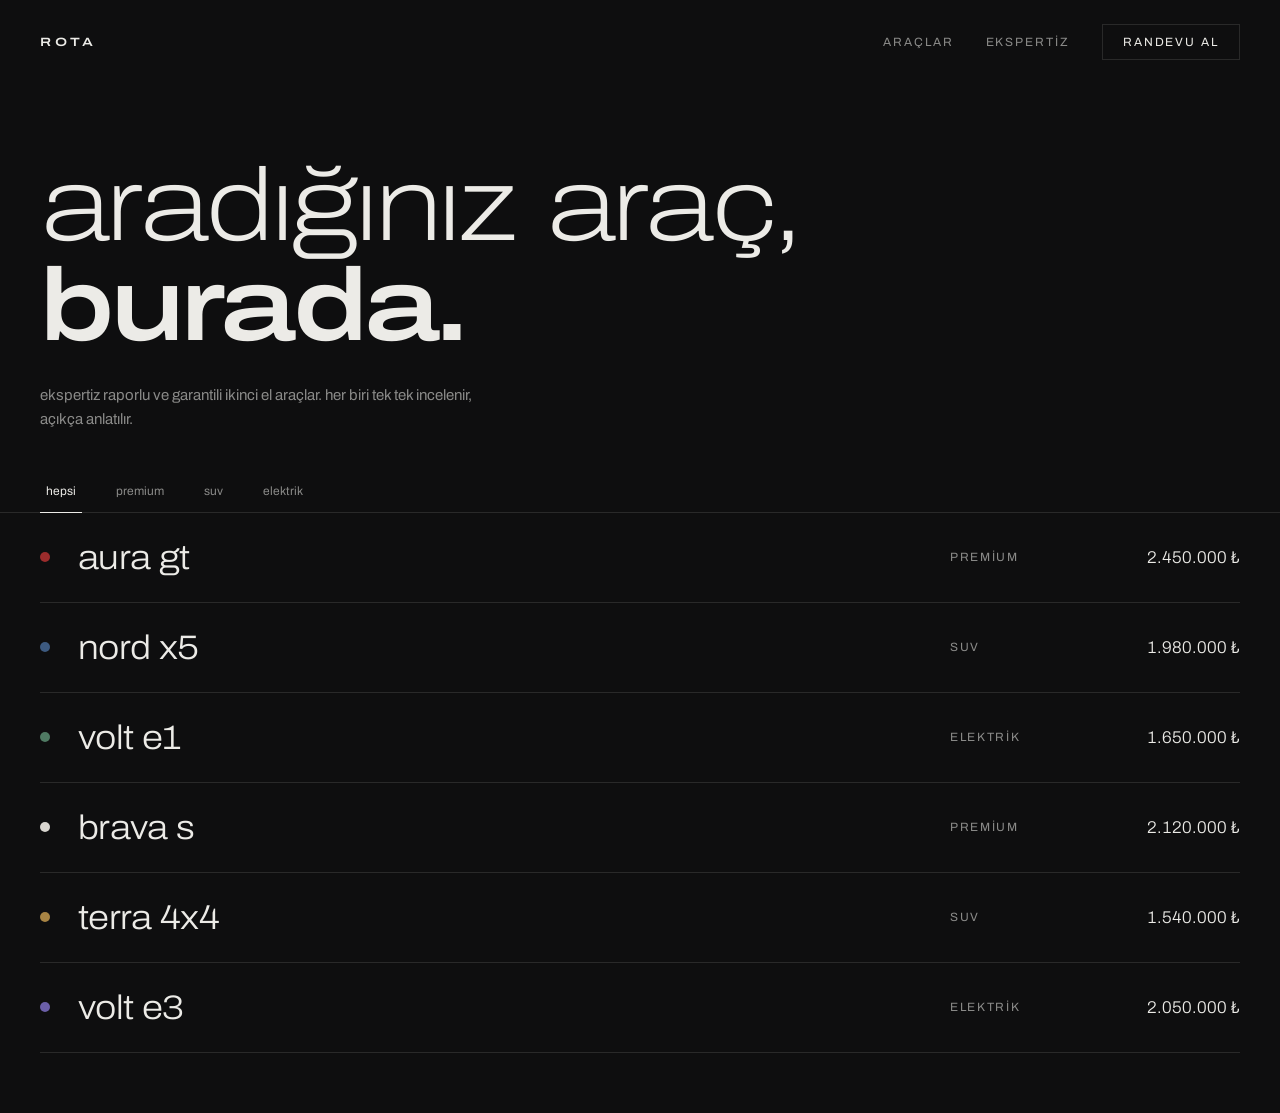
<file: sites/oto.html>
<!doctype html>
<html lang="tr"><head><meta charset="utf-8"><meta name="robots" content="noindex"><meta name="viewport" content="width=device-width,initial-scale=1"><title>rota motors</title>
<link href="https://fonts.googleapis.com/css2?family=Archivo:wdth,wght@62..125,100..900&display=swap" rel="stylesheet">
<style>
:root{--bg:#0e0e0f;--ink:#ecebe7;--mute:#ecebe78f;--line:#ecebe71f;--acc:#c8a15a}
*{box-sizing:border-box;margin:0}
body{font-family:Archivo,sans-serif;font-stretch:100%;background:var(--bg);color:var(--ink);-webkit-font-smoothing:antialiased}
::selection{background:var(--ink);color:var(--bg)}
button{font:inherit;color:inherit;background:none;border:0;cursor:pointer}
:focus-visible{outline:1px solid var(--acc);outline-offset:3px}
nav{display:flex;align-items:center;gap:32px;padding:24px 40px;font-size:12px;letter-spacing:.16em;text-transform:uppercase}
.logo{font-stretch:125%;font-weight:600;letter-spacing:.3em;margin-right:auto}
nav a{color:var(--mute)}
.cta{border:1px solid var(--line);padding:10px 20px;letter-spacing:.16em;text-transform:uppercase;font-size:12px;transition:background .25s,color .25s}
.cta:hover{background:var(--ink);color:var(--bg)}
.hero{padding:72px 40px 52px}
h1{font-stretch:125%;font-weight:200;font-size:clamp(40px,8vw,110px);line-height:.98;letter-spacing:-.035em}
h1 b{font-weight:600}
.hero p{margin-top:26px;color:var(--mute);max-width:30em;font-size:15px;line-height:1.6}
.chips{display:flex;gap:28px;padding:0 40px 14px;font-size:12px;letter-spacing:.16em;text-transform:uppercase;border-bottom:1px solid var(--line);margin:0 0 0}
.chips button{color:var(--mute);padding-bottom:14px;margin-bottom:-15px;border-bottom:1px solid transparent;transition:color .2s}
.chips button.on{color:var(--ink);border-color:var(--ink)}
.list{padding:0 40px 60px}
.row{border-bottom:1px solid var(--line);cursor:pointer;animation:in .5s cubic-bezier(.2,.8,.2,1) both}
.top{display:grid;grid-template-columns:18px 1fr 120px 150px;align-items:center;gap:20px;padding:26px 0}
.sw{width:10px;height:10px;border-radius:50%}
.top h3{font-stretch:112%;font-weight:300;font-size:clamp(22px,3vw,34px);letter-spacing:-.02em;transition:transform .35s cubic-bezier(.2,.8,.2,1)}
.row:hover h3{transform:translateX(8px)}
.top small{color:var(--mute);font-size:12px;letter-spacing:.14em;text-transform:uppercase}
.top .p{text-align:right;font-variant-numeric:tabular-nums;font-size:17px;font-weight:300}
.d{display:grid;grid-template-rows:0fr;transition:grid-template-rows .45s cubic-bezier(.2,.8,.2,1)}
.row.open .d{grid-template-rows:1fr}
.d>div{overflow:hidden}
.spec{display:grid;grid-template-columns:repeat(4,1fr);gap:20px;padding:0 0 26px 38px;font-size:12px;color:var(--mute)}
.spec span{display:block;color:var(--ink);font-size:15px;margin-top:4px;font-weight:300;font-variant-numeric:tabular-nums}
.toast{position:fixed;left:50%;bottom:22px;transform:translate(-50%,16px);background:var(--ink);color:var(--bg);padding:12px 22px;font-size:12px;letter-spacing:.12em;text-transform:uppercase;opacity:0;transition:.4s cubic-bezier(.2,.8,.2,1)}
.toast.on{opacity:1;transform:translate(-50%,0)}
@keyframes in{from{opacity:0;transform:translateY(12px)}}
@media(max-width:620px){nav{padding:20px}nav a{display:none}.hero,.chips,.list{padding-left:20px;padding-right:20px}.top{grid-template-columns:12px 1fr auto}.top small{display:none}.spec{grid-template-columns:1fr 1fr;padding-left:32px}}
</style></head><body>
<nav><span class="logo">ROTA</span><a>araçlar</a><a>ekspertiz</a><button class="cta" id="rv">randevu al</button></nav>
<section class="hero"><h1>aradığınız araç,<br><b>burada.</b></h1><p>ekspertiz raporlu ve garantili ikinci el araçlar. her biri tek tek incelenir, açıkça anlatılır.</p></section>
<div class="chips" id="chips"></div><div class="list" id="grid"></div><div class="toast" id="toast">randevu talebiniz alındı (örnek)</div>
<script>
const C=[['aura gt','premium','2.450.000','12.400','#9b2c2c','2022'],['nord x5','suv','1.980.000','38.000','#3d5a80','2020'],['volt e1','elektrik','1.650.000','6.200','#4f7a63','2023'],['brava s','premium','2.120.000','21.900','#d8d6d0','2021'],['terra 4x4','suv','1.540.000','54.000','#a88444','2019'],['volt e3','elektrik','2.050.000','3.800','#6b5fa8','2024']];
const $=s=>document.querySelector(s);let f='hepsi';
function draw(){$('#chips').innerHTML=['hepsi','premium','suv','elektrik'].map(k=>`<button class="${k===f?'on':''}" data-f="${k}">${k}</button>`).join('');
$('#grid').innerHTML=C.filter(x=>f==='hepsi'||x[1]===f).map((x,i)=>`<div class="row" style="animation-delay:${i*60}ms"><div class="top"><i class="sw" style="background:${x[4]}"></i><h3>${x[0]}</h3><small>${x[1]}</small><span class="p">${x[2]} ₺</span></div><div class="d"><div><div class="spec"><div>model yılı<span>${x[5]}</span></div><div>kilometre<span>${x[3]} km</span></div><div>vites<span>otomatik</span></div><div>garanti<span>12 ay, ekspertizli</span></div></div></div></div></div>`).join('')}
document.addEventListener('click',e=>{const b=e.target.closest('[data-f]');if(b){f=b.dataset.f;draw()}const c=e.target.closest('.row');if(c)c.classList.toggle('open');
if(e.target.id==='rv'){const t=$('#toast');t.classList.add('on');setTimeout(()=>t.classList.remove('on'),1800)}});draw();
</script></body></html>
</file>
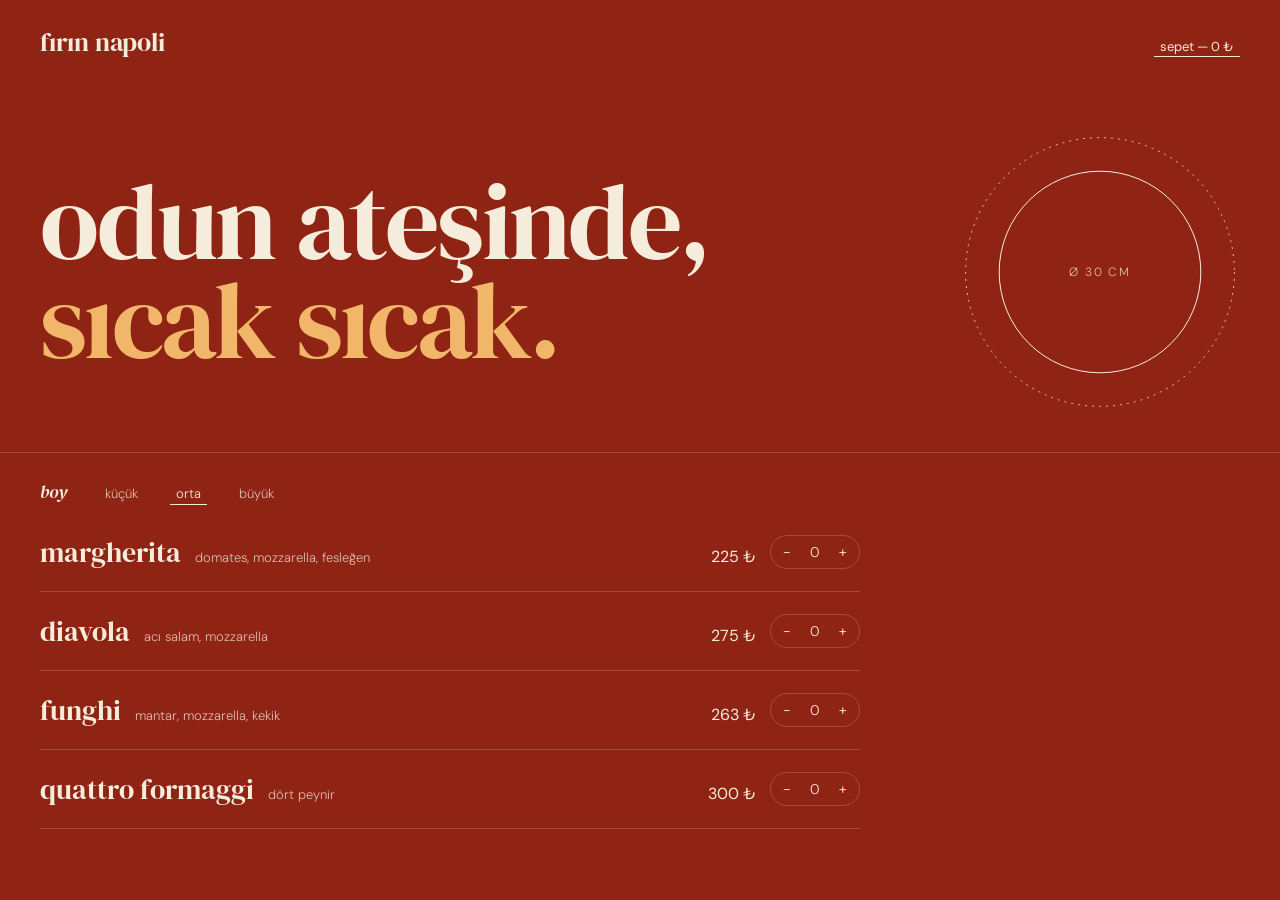
<file: sites/pizza.html>
<!doctype html>
<html lang="tr"><head><meta charset="utf-8"><meta name="robots" content="noindex"><meta name="viewport" content="width=device-width,initial-scale=1"><title>fırın napoli</title>
<link href="https://fonts.googleapis.com/css2?family=DM+Serif+Display:ital@0;1&family=DM+Sans:wght@300;400;500&display=swap" rel="stylesheet">
<style>
:root{--bg:#8f2414;--ink:#f6ecdc;--mute:#f6ecdcc2;--line:#f6ecdc33;--acc:#f2b66b}
*{box-sizing:border-box;margin:0}
body{font-family:'DM Sans',sans-serif;font-weight:300;background:var(--bg);color:var(--ink);-webkit-font-smoothing:antialiased}
::selection{background:var(--acc);color:var(--bg)}
button{font:inherit;color:inherit;background:none;border:0;cursor:pointer}
:focus-visible{outline:1px solid var(--acc);outline-offset:3px}
nav{display:flex;align-items:baseline;padding:24px 40px;font-size:13px}
.logo{font-family:'DM Serif Display',serif;font-size:26px;margin-right:auto}
.cart{border-bottom:1px solid var(--ink);padding-bottom:1px;font-weight:400;transition:letter-spacing .3s cubic-bezier(.2,.8,.2,1)}.cart.bump{letter-spacing:.05em}
.hero{display:grid;grid-template-columns:1fr 280px;align-items:center;gap:40px;padding:48px 40px 40px;border-bottom:1px solid var(--line)}
h1{font-family:'DM Serif Display',serif;font-weight:400;font-size:clamp(46px,8.4vw,116px);line-height:.92;letter-spacing:-.025em}
h1 em{color:var(--acc);font-style:normal}
.disc{aspect-ratio:1;display:grid;place-items:center;position:relative}
.disc svg{width:100%;overflow:visible}
.disc circle{fill:none;stroke:var(--ink);stroke-width:1;vector-effect:non-scaling-stroke;transition:r .6s cubic-bezier(.2,.8,.2,1)}
.disc .out{stroke-dasharray:2 5;stroke:var(--mute)}
.disc span{position:absolute;font-size:12px;letter-spacing:.16em;text-transform:uppercase;color:var(--mute)}
.sizes{display:flex;gap:26px;padding:26px 40px 8px;font-size:13px;align-items:baseline}
.sizes em{font-family:'DM Serif Display';font-style:italic;font-size:18px;margin-right:6px}
.sizes button{color:var(--mute);border-bottom:1px solid transparent;padding-bottom:2px;transition:color .2s}
.sizes button.on{color:var(--ink);border-color:var(--ink)}
.menu{padding:0 40px 56px;max-width:900px}
.it{display:flex;align-items:baseline;gap:14px;padding:20px 0;border-bottom:1px solid var(--line);animation:in .5s cubic-bezier(.2,.8,.2,1) both}
.it h3{font-family:'DM Serif Display',serif;font-weight:400;font-size:28px}
.it small{flex:1;color:var(--mute);font-size:13px}
.it .pr{font-variant-numeric:tabular-nums;font-weight:400}
.q{display:flex;align-items:center;gap:4px;border:1px solid var(--line);border-radius:99px;padding:2px;align-self:center}
.q button{width:28px;height:28px;border-radius:50%;font-size:15px;transition:background .15s,color .15s}.q button:hover{background:var(--ink);color:var(--bg)}
.q span{min-width:20px;text-align:center;font-size:14px;font-variant-numeric:tabular-nums}
@keyframes in{from{opacity:0;transform:translateY(10px)}}
@media(max-width:700px){nav,.hero,.sizes,.menu{padding-left:20px;padding-right:20px}.hero{grid-template-columns:1fr}.disc{display:none}.it small{display:none}.it h3{flex:1;font-size:24px}}
</style></head><body>
<nav><span class="logo">fırın napoli</span><button class="cart" id="cart">sepet — 0 ₺</button></nav>
<section class="hero"><h1>odun ateşinde,<br><em>sıcak sıcak.</em></h1><div class="disc"><svg viewBox="-100 -100 200 200"><circle class="out" r="96"/><circle id="ring" r="70"/></svg><span id="dia"></span></div></section>
<div class="sizes"><em>boy</em><span id="sz" style="display:contents"></span></div><div class="menu" id="menu"></div>
<script>
const P=[['margherita','domates, mozzarella, fesleğen',180],['diavola','acı salam, mozzarella',220],['funghi','mantar, mozzarella, kekik',210],['quattro formaggi','dört peynir',240]];
const SZ=[['küçük',1,24,56],['orta',1.25,30,72],['büyük',1.5,36,88]];const q=P.map(()=>0);let s=1;const $=x=>document.querySelector(x);
const price=i=>Math.round(P[i][2]*SZ[s][1]);
function draw(){$('#sz').innerHTML=SZ.map((x,i)=>`<button class="${i===s?'on':''}" data-s="${i}">${x[0]}</button>`).join('');
$('#ring').setAttribute('r',SZ[s][3]);$('#dia').textContent='ø '+SZ[s][2]+' cm';
$('#menu').innerHTML=P.map((x,i)=>`<div class="it" style="animation-delay:${i*60}ms"><h3>${x[0]}</h3><small>${x[1]}</small><span class="pr">${price(i)} ₺</span><div class="q"><button data-m="${i}" aria-label="azalt">−</button><span>${q[i]}</span><button data-p="${i}" aria-label="artır">+</button></div></div>`).join('');
const t=q.reduce((a,n,i)=>a+n*price(i),0);$('#cart').textContent=`sepet — ${t} ₺`}
document.addEventListener('click',e=>{const a=e.target.closest('[data-p]'),m=e.target.closest('[data-m]'),z=e.target.closest('[data-s]');
if(a)q[+a.dataset.p]++;if(m&&q[+m.dataset.m])q[+m.dataset.m]--;if(z)s=+z.dataset.s;if(a||m||z){draw();const c=$('#cart');c.classList.add('bump');setTimeout(()=>c.classList.remove('bump'),220)}});draw();
</script></body></html>
</file>
<file: css/base.css>
/* Cocogoose lisansı gelince yalnızca --font değişir */
:root {
  --font: "Quicksand", system-ui, sans-serif;
  --ink: #0a0a0a;
  --paper: #f4f4f1;
  --line: rgba(255, 255, 255, .22);
}
* { box-sizing: border-box; margin: 0; }
html { scroll-behavior: smooth; }
body {
  font-family: var(--font); font-weight: 300; text-transform: lowercase;
  background: var(--ink); color: var(--paper); line-height: 1.6;
}
body.loading { overflow: hidden; }
a { color: inherit; text-decoration: none; }
canvas { display: block; }

/* yükleme ekranı */
#loader {
  position: fixed; inset: 0; z-index: 10; background: var(--ink);
  display: grid; place-content: center; gap: 1rem; width: 100%;
  transition: opacity .8s .2s, visibility 0s 1s;
}
#loader.done { opacity: 0; visibility: hidden; }
/* logo önce çizgi olarak çizilir; içi modeller yüklendikçe alttan yukarı dolar */
#loader .logo { width: min(60vw, 300px); margin: 0 auto; overflow: visible; }
#loader .outline {
  fill: none; stroke: var(--paper); stroke-width: 5; stroke-dasharray: 1 1; stroke-dashoffset: 1;
  animation: draw 2.2s cubic-bezier(.6, 0, .3, 1) forwards; transition: opacity .5s;
}
#loader .solid { fill: var(--paper); stroke: none; }
#loader.full .outline { opacity: 0; }
@keyframes draw { to { stroke-dashoffset: 0; } }
#loader p { font-size: .8rem; letter-spacing: .3em; text-align: center; }
#loader span { margin-left: 1em; opacity: .65; }

header {
  position: fixed; inset: 0 0 auto; z-index: 5; display: flex; justify-content: space-between;
  padding: 1.2rem clamp(1rem, 4vw, 3rem); mix-blend-mode: difference; color: #fff;
}
.mark { display: block; line-height: 0; }
nav { display: flex; gap: clamp(.8rem, 3vw, 2rem); font-size: .85rem; }
nav a { opacity: .7; transition: opacity .2s; }
nav a:hover { opacity: 1; }

.eyebrow { font-size: .75rem; letter-spacing: .18em; opacity: .72; margin-bottom: 1rem; }
h1, h2 { font-weight: 300; line-height: 1.05; }
h1 { font-size: clamp(2.6rem, 9vw, 8rem); letter-spacing: -.02em; }
h2 { font-size: clamp(1.6rem, 4vw, 3.2rem); max-width: 14em; }

.hero {
  min-height: 100svh; display: flex; flex-direction: column; justify-content: center;
  padding: 6rem clamp(1rem, 4vw, 3rem) 4rem; border-bottom: 1px solid var(--line);
}
.lead { max-width: 30em; margin-top: 1.5rem; opacity: .7; }
.scroll-hint { margin-top: 4rem; font-size: .75rem; letter-spacing: .24em; opacity: .65; }

.demo { position: relative; }
.demo-copy { position: absolute; z-index: 2; left: clamp(1rem, 4vw, 3rem); top: 6rem; max-width: 26rem; pointer-events: none; }
.demo-copy p:not(.eyebrow) { margin-top: 1rem; opacity: .75; font-size: .95rem; }
.demo-copy .gain { opacity: 1; font-size: .85rem; border-left: 1px solid currentColor; padding-left: .8rem; }

/* oto galeri */
.demo-car { height: 100svh; background: #e9e9e5; color: var(--ink); transition: background .6s, color .6s; }
.demo-car[data-theme="night"] { background: #07080b; color: var(--paper); }
#car-canvas { width: 100%; height: 100%; touch-action: pan-y; cursor: grab; }
.controls {
  position: absolute; z-index: 2; left: clamp(1rem, 4vw, 3rem); right: clamp(1rem, 4vw, 3rem); bottom: 3.2rem;
  display: flex; flex-wrap: wrap; align-items: center; gap: .8rem;
}
.swatches { display: flex; gap: .6rem; margin-right: auto; }
.swatches button {
  width: 1.7rem; height: 1.7rem; border-radius: 50%; border: 1px solid currentColor; cursor: pointer;
  background: var(--c); outline-offset: 3px;
}
.swatches button[aria-pressed="true"] { outline: 1px solid currentColor; }
.controls > button {
  font: inherit; font-size: .8rem; letter-spacing: .1em; text-transform: lowercase; color: inherit; cursor: pointer;
  background: none; border: 1px solid currentColor; border-radius: 99px; padding: .45rem 1.1rem;
}
.controls > button { transition: opacity .2s; }
.controls > button:hover { opacity: .6; }
.credit { position: absolute; z-index: 2; left: clamp(1rem, 4vw, 3rem); bottom: 1rem; font-size: .7rem; opacity: .7; text-transform: none; }
.credit a { text-decoration: underline; }

/* kafe */
.demo-cafe { height: 450svh; background: #f0b429; color: var(--ink); }
.demo-cafe .sticky { position: sticky; top: 0; height: 100svh; overflow: hidden; }
#burger-canvas { width: 100%; height: 100%; }
.layer-label {
  position: absolute; z-index: 2; right: clamp(1rem, 4vw, 3rem); bottom: 3rem;
  font-size: clamp(2rem, 7vw, 6rem); line-height: 1; letter-spacing: -.02em;
}

/* kuaför */
.demo-salon { background: #f4b6c2; color: var(--ink); min-height: 100svh; }
.salon-wrap {
  min-height: 100svh; padding: 6rem clamp(1rem, 4vw, 3rem) 4rem; display: grid; gap: 2rem clamp(1rem, 5vw, 5rem);
  grid-template-columns: 1fr minmax(260px, 400px); align-content: center; align-items: start;
}
.demo-copy.static { position: static; pointer-events: auto; grid-row: span 2; }
.salon-card { position: relative; aspect-ratio: 4 / 5; overflow: hidden; border-radius: 4px; --p: 50%; }
.salon-card .art { position: absolute; inset: 0; width: 100%; height: 100%; }
.salon-card .after { clip-path: inset(0 0 0 var(--p)); }
.split-line { position: absolute; top: 0; bottom: 0; left: var(--p); width: 2px; background: #fff; box-shadow: 0 0 0 1px rgba(0,0,0,.15); }
.tag { position: absolute; top: .8rem; font-size: .75rem; letter-spacing: .2em; background: var(--ink); color: var(--paper); padding: .2rem .7rem; border-radius: 99px; }
.tag-l { left: .8rem; } .tag-r { right: .8rem; }
#split { position: absolute; inset: 0; width: 100%; height: 100%; opacity: 0; cursor: ew-resize; margin: 0; }
.booking .slots { display: flex; flex-wrap: wrap; gap: .5rem; margin: .8rem 0 1rem; }
.slots button, #book {
  font: inherit; font-size: .85rem; text-transform: lowercase; color: inherit; cursor: pointer;
  background: none; border: 1px solid currentColor; border-radius: 99px; padding: .4rem 1rem;
}
.slots button[aria-pressed="true"], #book { background: var(--ink); color: var(--paper); border-color: var(--ink); }
#book:disabled { opacity: .35; cursor: default; }
#book-msg { margin-top: .8rem; font-size: .9rem; min-height: 1.5em; }

/* emlak */
.demo-estate { height: 450svh; background: #b9d3e8; color: var(--ink); }
.demo-estate .sticky { position: sticky; top: 0; height: 100svh; overflow: hidden; }
#estate-canvas { width: 100%; height: 100%; }

/* mobilya */
.demo-furniture { height: 100svh; background: #d8cbb8; color: var(--ink); }
#sofa-canvas { width: 100%; height: 100%; cursor: grab; }

.contact { min-height: 80svh; padding: 8rem clamp(1rem, 4vw, 3rem) 4rem; display: flex; flex-direction: column; justify-content: center; }
.contact ul { list-style: none; padding: 0; margin-top: 2.5rem; display: grid; gap: .4rem; font-size: clamp(1.1rem, 3vw, 2rem); }
.contact a { border-bottom: 1px solid var(--line); transition: border-color .2s; }
.contact a:hover { border-color: var(--paper); }

@media (max-width: 900px) {
  .salon-wrap { grid-template-columns: 1fr; }
  .demo-copy.static { grid-row: auto; }
}
@media (max-width: 640px) {
  nav a:not(:last-child) { display: none; }
  .demo-copy { top: 4.5rem; }
  .demo-copy .gain { display: none; }
  .credit { font-size: .6rem; }
}
@media (prefers-reduced-motion: reduce) { html { scroll-behavior: auto; } }

/* üst menü: dil düğmesi */
.hdr-right { display: flex; align-items: center; gap: clamp(.8rem, 3vw, 2rem); }
#lang {
  font: inherit; font-size: .75rem; letter-spacing: .15em; text-transform: lowercase; color: inherit; cursor: pointer;
  background: none; border: 1px solid currentColor; border-radius: 99px; padding: .2rem .8rem; opacity: .8; transition: opacity .2s;
}
#lang:hover { opacity: 1; }

/* hakkımda */
.about { padding: 8rem clamp(1rem, 4vw, 3rem) 6rem; border-top: 1px solid var(--line); }
.about-grid { display: grid; grid-template-columns: 1fr 1fr; gap: 3rem clamp(2rem, 6vw, 6rem); margin-top: 2.5rem; align-items: start; }
.about-text { font-size: clamp(1.05rem, 2vw, 1.4rem); opacity: .85; max-width: 32em; }
.chips { list-style: none; padding: 0; margin-top: 1.5rem; display: flex; flex-wrap: wrap; gap: .5rem; }
.chips li { font-size: .8rem; letter-spacing: .08em; border: 1px solid var(--line); border-radius: 99px; padding: .3rem .9rem; }
.steps { list-style: none; padding: 0; display: grid; gap: 1.6rem; }
.steps li { display: grid; grid-template-columns: 3rem 1fr; column-gap: 1rem; padding-top: 1rem; border-top: 1px solid var(--line); }
.steps span { grid-row: span 2; font-size: .8rem; letter-spacing: .2em; opacity: .65; padding-top: .3rem; }
.steps b { font-weight: 400; font-size: 1.3rem; }
.steps p { opacity: .7; font-size: .95rem; }
@media (max-width: 900px) { .about-grid { grid-template-columns: 1fr; } }

:focus-visible { outline: 1px solid currentColor; outline-offset: 3px; }
.skip { position: fixed; left: 1rem; top: -4rem; z-index: 20; background: var(--paper); color: var(--ink); padding: .6rem 1rem; border-radius: 99px; font-size: .8rem; transition: top .25s; }
.skip:focus { top: 1rem; }
</file>
<file: css/works.css>
/* ortak bölüm başlığı */
.work { position: relative; padding: 7rem clamp(1rem, 4vw, 3rem) 5rem; }
.work-head h2 { max-width: 15em; }
.work-head .hint { margin-top: 1rem; opacity: .75; max-width: 30em; font-size: .95rem; }
.note { margin-top: 1.4rem; font-size: .75rem; opacity: .62; text-align: center; }

/* giriş */
.hero { min-height: 92svh; }
.jump { list-style: none; padding: 0; margin-top: 3rem; display: flex; flex-wrap: wrap; gap: .6rem; }
.jump a { display: inline-flex; gap: .6rem; align-items: baseline; border: 1px solid var(--line); border-radius: 99px; padding: .5rem 1.1rem; font-size: .85rem; transition: background .25s, color .25s; }
.jump a:hover { background: var(--paper); color: var(--ink); }
.jump b { font-weight: 400; opacity: .65; font-size: .75rem; letter-spacing: .15em; }

/* 01 web siteleri: tarayıcı penceresi */
.web { background: radial-gradient(circle at 1px 1px, #ffffff14 1px, transparent 0) 0 0 / 28px 28px, var(--ink); border-top: 1px solid var(--line); }
.stage { position: relative; margin-top: 3rem; display: grid; justify-items: center; gap: 1.4rem; }
.win {
  width: 100%; background: #1a1a1c; border-radius: 14px; overflow: hidden; transform-origin: bottom center;
  box-shadow: 0 40px 80px #000b, 0 0 0 1px #ffffff1c; transition: transform .45s cubic-bezier(.16, 1, .3, 1), opacity .35s;
}
.win.enter { animation: win-in .55s cubic-bezier(.16, 1, .3, 1) both; }
.win.closing { opacity: 0; transform: scale(.88) translateY(20px); }
.win.min { opacity: 0; transform: translateY(70px) scale(.2); pointer-events: none; }
.win.max { position: fixed; inset: 3vh 2vw; width: auto; z-index: 30; display: flex; flex-direction: column; transform-origin: center; }
.win.max .win-body { flex: 1; height: auto; }
@keyframes win-in { from { opacity: 0; transform: scale(.9) translateY(26px); } }
.win-backdrop { position: fixed; inset: 0; background: #000c; z-index: 29; opacity: 0; pointer-events: none; transition: opacity .3s; }
.win-backdrop.on { opacity: 1; pointer-events: auto; }
.win-bar { display: flex; align-items: center; gap: 1rem; padding: .7rem .9rem; background: #252528; }
.dots { display: flex; gap: .45rem; }
.d { width: 13px; height: 13px; border-radius: 50%; border: 0; cursor: pointer; position: relative; padding: 0; transition: transform .15s; }
.d:hover { transform: scale(1.18); }
.d.close { background: #ff5f57; } .d.min { background: #febc2e; } .d.max { background: #28c840; }
.d::after { position: absolute; inset: 0; display: grid; place-items: center; font-size: 9px; line-height: 1; color: #0008; opacity: 0; transition: opacity .15s; }
.dots:hover .d::after { opacity: 1; }
.d.close::after { content: "✕"; } .d.min::after { content: "–"; } .d.max::after { content: "⤢"; }
.url { flex: 1; text-align: center; background: #151517; border-radius: 8px; padding: .3rem .8rem; font-size: .75rem; color: #9a9aa0; letter-spacing: .02em; }
.count { font-size: .7rem; letter-spacing: .15em; opacity: .65; min-width: 3.2rem; text-align: right; }
.win-body { height: clamp(430px, 66vh, 640px); background: #fff; }
.win-body iframe { width: 100%; height: 100%; border: 0; display: block; }
.dock { display: none; font: inherit; font-size: .8rem; color: var(--paper); background: #252528; border: 1px solid var(--line); border-radius: 99px; padding: .5rem 1.2rem; cursor: pointer; animation: win-in .4s both; text-transform: lowercase; }
.stage.is-min .dock { display: inline-flex; }

/* 02 mobil uygulamalar: telefon */
.mob { background: #e9e9e5; color: var(--ink); }
.mob-grid { display: grid; grid-template-columns: 1fr auto; gap: 3rem clamp(2rem, 8vw, 8rem); align-items: center; max-width: 1100px; margin: 0 auto; }
.apps-list { list-style: none; padding: 0; margin-top: 1.6rem; display: flex; flex-wrap: wrap; gap: .5rem; }
.apps-list button { font: inherit; font-size: .8rem; color: inherit; background: none; border: 1px solid #0a0a0a44; border-radius: 99px; padding: .4rem 1rem; cursor: pointer; text-transform: lowercase; transition: .2s; }
.apps-list button:hover { background: var(--ink); color: var(--paper); }
.phone-wrap { display: grid; place-items: center; }
.phone {
  position: relative; width: clamp(250px, 24vw, 296px); aspect-ratio: 296 / 610; border-radius: 46px; background: #101012; padding: 10px;
  box-shadow: 0 40px 70px #0a0a0a44, inset 0 0 0 2px #2c2c30;
}
.notch { position: absolute; top: 18px; left: 50%; transform: translateX(-50%); width: 32%; height: 22px; background: #000; border-radius: 99px; z-index: 6; }
.screen { position: relative; width: 100%; height: 100%; border-radius: 37px; overflow: hidden; background: radial-gradient(130% 70% at 50% 0%, #2b322d, #121413 70%); }
.home { position: absolute; inset: 0; display: grid; grid-template-columns: repeat(2, 1fr); align-content: start; gap: 22px 0; padding: 78px 20px 0; justify-items: center; }
.ico { display: grid; gap: 7px; justify-items: center; font: inherit; font-size: .68rem; color: #fff; background: none; border: 0; cursor: pointer; text-transform: lowercase; transition: transform .2s; }
.ico:hover { transform: translateY(-3px); } .ico:active { transform: scale(.92); }
.ico i { width: 62px; height: 62px; border-radius: 18px; display: grid; place-items: center; box-shadow: 0 8px 16px #0005; }
.ico svg { width: 30px; height: 30px; fill: none; stroke: #fff; stroke-width: 1.8; stroke-linecap: round; stroke-linejoin: round; }
.app-frame { position: absolute; inset: 0; width: 100%; height: 100%; border: 0; background: #fff; opacity: 0; transform: scale(.9); pointer-events: none; border-radius: 37px; transition: opacity .3s, transform .35s cubic-bezier(.16, 1, .3, 1); }
.screen.open .app-frame { opacity: 1; transform: none; pointer-events: auto; }
.screen.open .home { opacity: 0; transition: opacity .3s; }
.homebar { position: absolute; z-index: 7; bottom: 5px; left: 50%; transform: translateX(-50%); width: 38%; height: 20px; border: 0; background: none; cursor: pointer; }
.homebar::after { content: ""; position: absolute; left: 0; right: 0; top: 8px; height: 4px; border-radius: 4px; background: #fffb; mix-blend-mode: difference; }

/* 04 menü tasarımı */
.menu-sec { background: #d8c9ae; color: #2b2a22; }
.menu-grid { display: grid; grid-template-columns: 1fr minmax(300px, 420px); gap: 3rem clamp(2rem, 8vw, 8rem); align-items: center; max-width: 1100px; margin: 0 auto; min-height: 70svh; }
.seg { display: inline-flex; margin-top: 1.6rem; border: 1px solid #2b2a2255; border-radius: 99px; padding: 3px; }
.seg button { font: inherit; font-size: .8rem; color: inherit; background: none; border: 0; padding: .45rem 1.3rem; border-radius: 99px; cursor: pointer; text-transform: lowercase; transition: .25s; }
.seg button.on { background: #2b2a22; color: #efe6d4; }
.menu-stage { position: relative; height: 560px; perspective: 1100px; }
.paper, .digi { position: absolute; inset: 0; margin: auto; transition: opacity .45s, transform .6s cubic-bezier(.3, 1.1, .4, 1); }
.paper {
  width: min(100%, 340px); height: 500px; background: #efe6d4 repeating-linear-gradient(0deg, #0000 0 3px, #3b4a2f06 3px 4px); color: #3b4a2f; padding: 1.8rem 1.8rem 1.4rem;
  box-shadow: 0 30px 50px #2b2a2255, 0 0 0 1px #3b4a2f22; transform: rotateX(var(--rx, 0deg)) rotateY(var(--ry, 0deg)); transform-style: preserve-3d; font-family: "DM Sans", sans-serif;
}
.p-head { display: flex; align-items: center; gap: .8rem; border-bottom: 1px solid #3b4a2f55; padding-bottom: 1rem; margin-bottom: .8rem; }
.p-head svg { width: 46px; color: #3b4a2f; } .p-head b { display: block; font-family: "DM Serif Display", serif; font-weight: 400; font-size: 2rem; line-height: 1; }
.p-head span { font-size: .7rem; letter-spacing: .3em; text-transform: uppercase; opacity: .72; }
.paper h3 { font-family: "DM Serif Display", serif; font-weight: 400; font-size: 1.15rem; color: #9a4c30; margin: 1.1rem 0 .4rem; }
.paper ul { list-style: none; padding: 0; }
.paper li { display: flex; align-items: baseline; gap: .5rem; padding: .28rem 0; font-size: .92rem; }
.paper li i { flex: 1; border-bottom: 1px dotted #3b4a2f77; transform: translateY(-3px); } .paper li b { font-weight: 500; }
.paper .foot { position: absolute; left: 0; right: 0; bottom: 1rem; text-align: center; font-size: .7rem; letter-spacing: .2em; opacity: .72; text-transform: uppercase; }
.digi { width: min(100%, 300px); height: 540px; border-radius: 30px; background: #1f4e5f; color: #efe6d4; padding: 1.1rem; display: flex; flex-direction: column; gap: .8rem; box-shadow: 0 30px 50px #2b2a2255, 0 0 0 8px #101012; font-family: "DM Sans", sans-serif; opacity: 0; transform: translateY(30px) scale(.94); pointer-events: none; }
.menu-stage.digital .paper { opacity: 0; transform: translateX(-40px) rotateY(24deg) scale(.92); pointer-events: none; }
.menu-stage.digital .digi { opacity: 1; transform: none; pointer-events: auto; }
.d-head { display: flex; align-items: center; gap: .6rem; padding-top: .5rem; } .d-head svg { width: 30px; } .d-head b { font-family: "DM Serif Display", serif; font-weight: 400; font-size: 1.5rem; }
.d-chips { display: flex; gap: .4rem; }
.d-chips button { font: inherit; font-size: .75rem; color: inherit; background: none; border: 1px solid #efe6d455; border-radius: 99px; padding: .3rem .8rem; cursor: pointer; transition: .2s; }
.d-chips button.on { background: #efe6d4; color: #1f4e5f; }
.d-list { display: grid; gap: .5rem; align-content: start; flex: 1; overflow: hidden; }
.d-item { display: flex; align-items: center; gap: .6rem; background: #ffffff14; border-radius: 12px; padding: .6rem .8rem; font-size: .88rem; animation: fadeup .35s both; }
.d-item span:first-child { flex: 1; }
.d-item button { width: 26px; height: 26px; border-radius: 50%; border: 0; background: #c8643b; color: #fff; cursor: pointer; font-size: 15px; transition: transform .15s; } .d-item button:active { transform: scale(.85); }
@keyframes fadeup { from { opacity: 0; transform: translateY(8px); } }
.d-bar { display: flex; justify-content: space-between; background: #efe6d4; color: #1f4e5f; border-radius: 14px; padding: .8rem 1rem; font-size: .85rem; transition: .25s; }
.d-bar b { font-weight: 500; }

@media (max-width: 900px) {
  .mob-grid, .menu-grid { grid-template-columns: 1fr; }
  .phone-wrap, .menu-stage { justify-self: center; }
}
@media (prefers-reduced-motion: reduce) { .win.enter, .dock { animation: none; } }

/* üst menü rengi bölüme göre js ile ayarlanır (renkli sahnelerde fark karışımı okunmuyor) */
header { mix-blend-mode: normal; transition: color .5s; }


/* ===================== tasarım cilası ===================== */

/* film grenı, ilerleme çubuğu, imleç, yan gezinti, sabit düğme */
.progress { position: fixed; top: 0; left: 0; right: 0; height: 2px; z-index: 6; background: var(--ui, #f4f4f1); transform-origin: left; transform: scaleX(var(--p, 0)); pointer-events: none; }
.sidenav { position: fixed; right: 1.1rem; top: 50%; transform: translateY(-50%); z-index: 6; display: grid; gap: .9rem; color: var(--ui, #f4f4f1); transition: color .5s; }
.sidenav a { display: flex; justify-content: flex-end; align-items: center; gap: .7rem; font-size: .68rem; letter-spacing: .15em; text-transform: lowercase; }
.sidenav span { opacity: 0; transform: translateX(6px); transition: .25s; pointer-events: none; }
.sidenav a:hover span, .sidenav a.on span { opacity: .8; transform: none; }
.sidenav i { width: 8px; height: 8px; border-radius: 50%; border: 1px solid currentColor; transition: .25s; }
.sidenav a.on i { background: currentColor; transform: scale(1.35); }
.fab {
  position: fixed; right: 1.2rem; bottom: 1.2rem; z-index: 7; background: var(--paper); color: var(--ink); border-radius: 99px; padding: .7rem 1.3rem;
  font-size: .8rem; letter-spacing: .08em; text-transform: lowercase; box-shadow: 0 10px 30px #0006; opacity: 0; transform: translateY(20px); pointer-events: none; transition: opacity .35s, transform .35s;
}
.fab.on { opacity: 1; transform: none; pointer-events: auto; }
header { z-index: 8; }

/* bölümler arası yumuşak geçiş, dev numaralar, yazı bandı */
.work-head { position: relative; }
.work-head > * { position: relative; z-index: 1; }
.work-head[data-num]::before {
  content: attr(data-num); position: absolute; left: -.6rem; top: -5.5rem; z-index: 0; font-size: clamp(8rem, 22vw, 17rem); line-height: 1; font-weight: 200;
  color: transparent; -webkit-text-stroke: 1px currentColor; opacity: .13; pointer-events: none;
}


/* açılış kolajı: üst üste pencereler ve bir telefon */
.hero { position: relative; overflow: hidden; }
.collage { position: absolute; right: max(1.5vw, 1rem); top: 52%; transform: translateY(-50%); width: min(46vw, 660px); height: min(80%, 580px); display: none; }
@media (min-width: 1150px) { .collage { display: block; } }
.cw, .cp {
  position: absolute; border-radius: 12px; overflow: hidden; background: #fff; box-shadow: 0 30px 60px #000a, 0 0 0 1px #ffffff22;
  rotate: var(--r); translate: calc(var(--mx, 0) * var(--d) * 1px) calc(var(--my, 0) * var(--d) * 1px); animation: cw-in .9s both cubic-bezier(.2, 1.1, .4, 1);
}
.cw { width: 440px; height: 290px; }
.cw1 { left: 0; top: 0; z-index: 1; animation-delay: .2s; }
.cw2 { right: 0; top: 24%; z-index: 2; animation-delay: .4s; }
.cw3 { left: 12%; bottom: 0; z-index: 3; animation-delay: .6s; }
.cw-bar { height: 22px; background: #252528; display: flex; align-items: center; gap: 5px; padding: 0 9px; }
.cw-bar i { width: 7px; height: 7px; border-radius: 50%; background: #ff5f57; } .cw-bar i:nth-child(2) { background: #febc2e; } .cw-bar i:nth-child(3) { background: #28c840; }
.cw iframe { width: 1100px; height: 670px; border: 0; display: block; transform: scale(.4); transform-origin: 0 0; pointer-events: none; }
.cp { width: 162px; height: 322px; border-radius: 28px; background: #101012; right: 6%; bottom: -3%; z-index: 4; animation-delay: .8s; }
.cp iframe { width: 300px; height: 620px; margin: 6px; border: 0; border-radius: 44px; display: block; transform: scale(.5); transform-origin: 0 0; pointer-events: none; background: #fff; }
.cp-notch { position: absolute; top: 12px; left: 50%; translate: -50% 0; width: 32%; height: 11px; background: #000; border-radius: 99px; z-index: 2; }
@keyframes cw-in { from { opacity: 0; scale: .9; translate: 0 30px; } }

/* web: arkada yaşayan ışıma ve kart destesi */
.stage { isolation: isolate; }
.glow { position: absolute; z-index: -1; left: 50%; top: 42%; width: min(900px, 80vw); height: 420px; translate: -50% -50%; border-radius: 50%; background-color: var(--g, #b4552d); filter: blur(110px); opacity: .55; transition: background-color .9s; pointer-events: none; }
.win-wrap { position: relative; width: min(1060px, 100%); margin-bottom: 1.8rem; }
.win { position: relative; z-index: 2; }
.d.close.hint { animation: pulse 1.6s infinite; }
@keyframes pulse { 0% { box-shadow: 0 0 0 0 #ff5f57aa; } 70% { box-shadow: 0 0 0 11px #ff5f5700; } 100% { box-shadow: 0 0 0 0 #ff5f5700; } }

/* mobil: kilit ekranı, uygulamanın simgeden açılması */
.lock { position: absolute; inset: 0; z-index: 5; display: flex; flex-direction: column; align-items: center; padding-top: 78px; color: #fff; background: radial-gradient(130% 70% at 50% 0%, #2b322d, #121413 70%); transition: transform .6s cubic-bezier(.5, 0, .2, 1); cursor: grab; touch-action: none; user-select: none; }
.lock.up { transform: translateY(-105%); pointer-events: none; }
.l-time { font-size: 3.6rem; font-weight: 300; line-height: 1; } .l-date { font-size: .8rem; opacity: .8; margin-top: .4rem; }
.notif { margin: 2.2rem 14px 0; width: calc(100% - 28px); background: #ffffff26; backdrop-filter: blur(14px); border-radius: 16px; padding: 10px 12px; display: flex; gap: 10px; align-items: center; font-size: .72rem; animation: notif-in .7s .8s both; }
.notif i { width: 28px; height: 28px; border-radius: 8px; background: #d9b27c; flex: none; }
.notif b { display: block; font-weight: 500; } .notif span { opacity: .85; }
.l-hint { margin-top: auto; margin-bottom: 36px; font-size: .7rem; letter-spacing: .2em; opacity: .7; animation: hintup 2s infinite; }
@keyframes hintup { 50% { transform: translateY(-6px); opacity: 1; } }
@keyframes notif-in { from { opacity: 0; transform: translateY(-14px) scale(.96); } }
.app-frame { border-radius: 18px; transform: scale(.15); transform-origin: var(--ox, 50%) var(--oy, 50%); transition: opacity .3s, transform .5s cubic-bezier(.3, 1.1, .4, 1), border-radius .5s; }
.screen.open .app-frame { transform: none; border-radius: 37px; }

/* menü: dört seçenek */
.seg { flex-wrap: wrap; border-radius: 22px; }
.tent, .board { position: absolute; inset: 0; margin: auto; opacity: 0; pointer-events: none; transform: translateY(30px) scale(.94); transition: opacity .45s, transform .6s cubic-bezier(.3, 1.1, .4, 1); }
.menu-stage:not([data-mode="print"]) .paper { opacity: 0; transform: translateX(-40px) rotateY(24deg) scale(.92); pointer-events: none; }
.menu-stage[data-mode="digital"] .digi, .menu-stage[data-mode="tent"] .tent, .menu-stage[data-mode="board"] .board { opacity: 1; pointer-events: auto; transform: none; }
.menu-stage[data-mode="tent"] .tent { transform: rotateX(var(--rx, 0deg)) rotateY(var(--ry, 0deg)); transform-style: preserve-3d; }
.tent { width: 270px; height: 430px; font-family: "DM Sans", sans-serif; color: #3b4a2f; }
.t-face { position: relative; height: 400px; background: #efe6d4; border-radius: 14px 14px 4px 4px; box-shadow: 0 30px 50px #2b2a2255, 0 0 0 1px #3b4a2f22; display: grid; align-content: center; justify-items: center; gap: .55rem; text-align: center; padding: 1.4rem; overflow: hidden; }
.t-face::after { content: ""; position: absolute; left: 0; right: 0; bottom: 0; height: 70px; background: linear-gradient(#0000, #3b4a2f18); }
.t-mark { width: 52px; } .t-face b { font-family: "DM Serif Display", serif; font-weight: 400; font-size: 2.2rem; line-height: 1; }
.t-face span { font-size: .72rem; letter-spacing: .25em; text-transform: uppercase; opacity: .7; }
.qr { width: 150px; margin-top: .3rem; fill: #3b4a2f; } .t-face small { font-size: .7rem; opacity: .7; }
.t-base { width: 300px; height: 26px; margin: 0 -15px; background: #2b2a2233; border-radius: 50%; filter: blur(9px); }
.board { width: min(100%, 360px); height: 490px; background: #23262a radial-gradient(circle at 30% 20%, #ffffff10, transparent 60%); border: 12px solid #8a6a43; border-radius: 8px; color: #f3f1e7; padding: 1.3rem; font-family: Caveat, cursive; box-shadow: 0 30px 50px #2b2a2255; text-shadow: 0 0 2px #fff3; text-transform: none; }
.b-title { font-size: 3.6rem; line-height: 1; text-align: center; } .b-sub { text-align: center; font-size: 1.5rem; opacity: .8; border-bottom: 2px dashed #f3f1e755; padding-bottom: .6rem; margin-bottom: .8rem; }
.board ul { list-style: none; padding: 0; } .board li { display: flex; gap: .5rem; align-items: baseline; font-size: 1.75rem; padding: .25rem 0; }
.board li i { flex: 1; border-bottom: 2px dotted #f3f1e766; } .b-doodle { position: absolute; right: 1.3rem; bottom: 1.1rem; width: 74px; color: #f3f1e7; opacity: .8; }

/* kapanış */
.contact { align-items: flex-start; }
.contact .hello { font-size: clamp(5rem, 22vw, 20rem); line-height: .9; font-weight: 200; letter-spacing: -.04em; max-width: none; margin-top: 1rem; }
.hello-sub { font-size: clamp(1.1rem, 2.2vw, 1.6rem); opacity: .7; margin-top: 1rem; }
.contact .wa { display: inline-flex; align-items: center; gap: 1rem; margin-top: 2rem; background: var(--paper); color: var(--ink); border: 0; border-radius: 99px; padding: 1.1rem 1.8rem; font-size: 1.1rem; font-weight: 500; will-change: transform; transition: background .25s, transform .25s ease-out; }
.wa i { font-style: normal; transition: transform .25s; } .contact .wa:hover { background: #25d366; } .wa:hover i { transform: translateX(6px); }
.contact ul { margin-top: 2.6rem; font-size: clamp(1rem, 2.2vw, 1.5rem); }

@media (max-width: 900px) {
  .sidenav { display: none; }
}
@media (prefers-reduced-motion: reduce) {
  .l-hint, .d.close.hint, .cw, .cp, .notif { animation: none; }
  .glow, .deck { transition: none; }
}


/* menü sahnesi içindekiler mutlak konumlu olduğundan genişliği açıkça verilmeli (telefonda taşıyordu) */
.menu-stage { width: 100%; max-width: 420px; }
.tent { width: min(270px, 100%); }


/* ============ 03 logo ve kurumsal kimlik: işletmeyi seç, bütün kimlik değişsin ============ */
.brand { background: var(--ink); }
.brand-pick { display: flex; flex-wrap: wrap; gap: .7rem; margin-top: 2.2rem; position: relative; z-index: 1; }
.brand-pick button {
  display: inline-flex; align-items: center; gap: .8rem; font: inherit; color: var(--paper); background: none; border: 1px solid var(--line); border-radius: 99px;
  padding: .45rem 1.3rem .45rem .5rem; cursor: pointer; text-transform: lowercase; transition: background .3s, color .3s, border-color .3s;
}
.brand-pick button:hover { border-color: var(--paper); }
.brand-pick button[aria-pressed="true"] { background: var(--paper); color: var(--ink); border-color: var(--paper); }
.brand-pick .pm { width: 36px; height: 36px; border-radius: 50%; display: grid; place-items: center; background: var(--b1); color: var(--b2); flex: none; }
.brand-pick .pm svg { width: 22px; height: 22px; }
.brand-pick b { font-weight: 500; font-size: .95rem; }
.brand-pick small { opacity: .72; font-size: .72rem; letter-spacing: .08em; }
.brand-pick .pt { display: grid; text-align: left; line-height: 1.25; }

.bb { display: grid; grid-template-columns: repeat(12, 1fr); grid-auto-rows: clamp(62px, 6.1vw, 92px); gap: 10px; margin-top: 2rem; position: relative; z-index: 1; --accent: #c8643b; }
.tile { border-radius: 2px; overflow: hidden; position: relative; opacity: 0; transform: translateY(36px) scale(.97); }
.bb.in .tile { animation: tile-in .85s cubic-bezier(.2, 1, .3, 1) both; }
.bb.in .tile:nth-child(2) { animation-delay: .07s; } .bb.in .tile:nth-child(3) { animation-delay: .14s; } .bb.in .tile:nth-child(4) { animation-delay: .21s; }
.bb.in .tile:nth-child(5) { animation-delay: .28s; } .bb.in .tile:nth-child(6) { animation-delay: .35s; } .bb.in .tile:nth-child(7) { animation-delay: .42s; } .bb.in .tile:nth-child(8) { animation-delay: .49s; }
.bb.swap .tile { animation: none; opacity: 0; transform: translateY(12px) scale(.98); transition: opacity .22s, transform .22s; }
@keyframes tile-in { to { opacity: 1; transform: none; } }
.t-logo { grid-column: 1 / 6; grid-row: 1 / 6; background: var(--logoBg); color: var(--logoFg); display: grid; place-items: center; align-content: center; gap: .5rem; text-align: center; }
.t-pal { grid-column: 6 / 13; grid-row: 1 / 3; display: flex; background: var(--ink); }
.t-type { grid-column: 6 / 10; grid-row: 3 / 6; background: var(--typeBg); color: var(--typeFg); padding: 1.2rem 1.3rem; display: grid; align-content: space-between; }
.t-voice { grid-column: 10 / 13; grid-row: 3 / 6; background: var(--voiceBg); color: var(--voiceFg); padding: 1.3rem; display: flex; flex-direction: column; justify-content: space-between; }
.t-card { grid-column: 1 / 5; grid-row: 6 / 9; background: #1c1c1f; display: grid; place-items: center; perspective: 900px; }
.t-pat { grid-column: 5 / 8; grid-row: 6 / 9; background: var(--typeBg); }
.t-bag { grid-column: 8 / 10; grid-row: 6 / 9; background: var(--iconBg); display: grid; place-items: center; }
.t-icons { grid-column: 10 / 13; grid-row: 6 / 9; background: var(--iconBg); display: flex; align-items: center; justify-content: center; gap: 6%; padding: 6%; }

.bmark { width: min(30%, 150px); color: var(--logoFg); transform: translate(var(--tx, 0px), var(--ty, 0px)); transition: transform .25s ease-out; }
.t-logo::after { content: ""; position: absolute; inset: 16px; border: 1px solid currentColor; opacity: .2; pointer-events: none; }
.t-logo { gap: 1.2rem; }
.bword { font-family: var(--fh); font-size: var(--wsz, clamp(3rem, 7vw, 5.6rem)); font-weight: var(--ww, 400); font-stretch: var(--wst, 100%); letter-spacing: var(--wl, 0); line-height: 1; text-transform: var(--wt, lowercase); }
.btag { font-family: var(--fb); font-size: .7rem; letter-spacing: .38em; text-transform: uppercase; opacity: .78; margin-top: 0; }

.stripe { flex: 1; display: flex; flex-direction: column; justify-content: flex-end; padding: 1rem; background: var(--c); color: var(--t); border: 0; font: inherit; text-align: left; cursor: pointer; transition: flex .55s cubic-bezier(.3, 1, .4, 1); }
.t-pal .stripe:nth-child(1) { flex: 3; } .t-pal .stripe:nth-child(2) { flex: 2.2; } .t-pal .stripe:nth-child(3) { flex: 1.4; } .t-pal .stripe:nth-child(4) { flex: 1; }
.t-pal .stripe:hover, .t-pal .stripe:focus-visible { flex: 4; }
.stripe b { font-family: var(--fh); font-weight: 400; font-size: 1.3rem; line-height: 1.1; }
.stripe span { font-family: var(--fb); font-size: .7rem; letter-spacing: .12em; opacity: .8; margin-top: .2rem; }

.aa2 { font-family: var(--fh); font-size: clamp(4.5rem, 10vw, 8.5rem); line-height: .85; text-transform: none; }
.alpha { font-family: var(--fh); font-size: .95rem; letter-spacing: .12em; opacity: .75; margin-top: .6rem; word-break: break-all; line-height: 1.5; }
.finfo { display: grid; gap: .25rem; font-size: .8rem; }
.finfo .fh { font-family: var(--fh); font-size: 1.15rem; text-transform: none; } .finfo .fb { font-family: var(--fb); opacity: .8; text-transform: none; }
.t-voice p { font-family: var(--fh); font-size: clamp(1.25rem, 2.3vw, 2rem); line-height: 1.15; }
.t-voice small { font-family: var(--fb); letter-spacing: .2em; font-size: .68rem; opacity: .85; }

.flip { width: 76%; aspect-ratio: 1.7; position: relative; transform-style: preserve-3d; transition: transform .85s cubic-bezier(.3, 1.1, .4, 1); cursor: pointer; }
.flip.on { transform: rotateY(180deg); }
.face { position: absolute; inset: 0; border-radius: 3px; backface-visibility: hidden; box-shadow: 0 1px 0 #ffffff1f inset, 0 24px 40px -16px #000c, 0 4px 10px -4px #0008; display: grid; place-items: center; }
.face.front { background: var(--logoBg); color: var(--logoFg); } .face.front svg { width: 34%; }
.face.back { background: var(--typeBg); color: var(--typeFg); transform: rotateY(180deg); place-items: start; align-content: space-between; padding: 7%; text-align: left; }
.face.back b { font-family: var(--fh); font-weight: 400; font-size: clamp(1.4rem, 2.6vw, 2.2rem); line-height: 1; }
.face.back span { font-family: var(--fb); font-size: .6rem; letter-spacing: .25em; text-transform: uppercase; }
.face.back small { font-family: var(--fb); font-size: .62rem; line-height: 1.5; opacity: .75; }

.pat { width: 100%; height: 100%; display: block; color: var(--logoBg); }
.bagsvg { width: 66%; filter: drop-shadow(0 18px 14px #0003); transition: transform .4s; transform-origin: 50% 0; }
.t-bag:hover .bagsvg { animation: bag-swing 1.2s ease-in-out; }
@keyframes bag-swing { 25% { transform: rotate(5deg); } 60% { transform: rotate(-3deg); } }
.b-word { font-family: var(--fh); font-size: 15px; fill: var(--logoBg); text-transform: var(--wt, lowercase); letter-spacing: var(--wl, 0); font-weight: var(--ww, 400); font-stretch: var(--wst, 100%); }
.b-handle { stroke: var(--logoBg); } .b-body { fill: var(--typeBg); } .b-mark { color: var(--logoBg); }

.t-icons > div { aspect-ratio: 1; flex: 1; display: grid; place-items: center; min-width: 0; }
.t-icons svg { width: 56%; }
.ai { border-radius: 22%; background: var(--logoBg); color: var(--logoFg); box-shadow: 0 1px 0 #ffffff26 inset, 0 12px 18px -8px #0006; }
.av { border-radius: 50%; background: var(--voiceBg); color: var(--voiceFg); }
.st { border-radius: 50%; background: var(--typeBg); color: var(--logoBg); outline: 1px solid var(--logoBg); outline-offset: 5px; }

@media (max-width: 900px) {
  .bb { grid-template-columns: repeat(2, 1fr); grid-auto-rows: 104px; gap: 10px; }
  .t-logo { grid-column: 1 / -1; grid-row: span 4; } .t-pal { grid-column: 1 / -1; grid-row: span 2; }
  .t-type { grid-column: 1; grid-row: span 3; } .t-voice { grid-column: 2; grid-row: span 3; }
  .t-card { grid-column: 1 / -1; grid-row: span 3; } .t-pat { grid-column: 1; grid-row: span 3; } .t-bag { grid-column: 2; grid-row: span 3; }
  .t-icons { grid-column: 1 / -1; grid-row: span 2; }
  .stripe { padding: .6rem; } .stripe b { font-size: .95rem; } .stripe span { font-size: .56rem; letter-spacing: .03em; }
  .bmark { width: 38%; }
}
@media (prefers-reduced-motion: reduce) { .bb.in .tile { animation: none; opacity: 1; transform: none; } .t-card:hover .flip { transition: none; } }

/* üst menü, altındaki içeriğin üstüne bindiğinde okunsun diye bölüme göre soluk bir zemin alır */
header::before { content: ""; position: absolute; inset: 0 0 -26px; z-index: -1; pointer-events: none; background: linear-gradient(var(--hbg, transparent) 58%, transparent); transition: background .4s; }

.about { position: relative; }

/* ============ web siteleri: sekmeli tarayıcı ============ */
.win-bar { align-items: flex-end; gap: .9rem; padding: .55rem .9rem 0; background: #1e1e21; }
.dots { align-self: center; padding-bottom: .35rem; }
.tabs { display: flex; gap: 2px; flex: 1; min-width: 0; overflow-x: auto; scrollbar-width: none; align-items: flex-end; }
.tabs::-webkit-scrollbar { display: none; }
.tab {
  display: flex; align-items: center; gap: .55rem; flex: 1 1 140px; min-width: 96px; max-width: 190px; padding: .5rem .45rem .5rem .8rem; border-radius: 9px 9px 0 0;
  background: transparent; color: #8d8d94; font-size: .76rem; cursor: pointer; text-transform: lowercase; transition: background .2s, color .2s, flex-basis .22s, min-width .22s, max-width .22s, padding .22s, opacity .22s; user-select: none;
}
.tab:hover { background: #29292d; color: #cfcfd4; }
.tab.on { background: #2e2e32; color: var(--paper); }
.tab i { width: 10px; height: 10px; border-radius: 3px; flex: none; }
.tab span { flex: 1; white-space: nowrap; overflow: hidden; text-overflow: ellipsis; }
.tab .x { width: 18px; height: 18px; flex: none; border-radius: 50%; border: 0; background: none; color: inherit; opacity: .65; font-size: 9px; cursor: pointer; transition: .15s; }
.tab .x:hover { background: #ffffff26; opacity: 1; }
.tab.gone { flex-basis: 0; min-width: 0; max-width: 0; padding-inline: 0; opacity: 0; overflow: hidden; pointer-events: none; }
.tab.new { animation: tab-in .3s cubic-bezier(.16, 1, .3, 1); }
@keyframes tab-in { from { opacity: 0; transform: translateY(6px) scale(.9); } }
.newtab { align-self: center; width: 26px; height: 26px; margin-bottom: .2rem; flex: none; border-radius: 50%; border: 0; background: none; color: #9a9aa0; font-size: 17px; line-height: 1; cursor: pointer; transition: .2s; }
.newtab:hover:not(:disabled) { background: #ffffff1f; color: var(--paper); }
.newtab:disabled { opacity: .25; cursor: default; }
.url-row { display: flex; align-items: center; gap: 1rem; padding: .45rem .9rem; background: #2e2e32; }
.win-body { position: relative; }
.win-body iframe { transition: opacity .2s; }
.win-body iframe.loading { opacity: 0; }
.empty { position: absolute; inset: 0; display: none; place-content: center; justify-items: center; gap: 1rem; background: #1a1a1c; color: var(--paper); text-align: center; }
.win.none .empty { display: grid; }
.empty button { font: inherit; font-size: .85rem; color: var(--ink); background: var(--paper); border: 0; border-radius: 99px; padding: .6rem 1.4rem; cursor: pointer; text-transform: lowercase; }
@media (max-width: 640px) { .tab { min-width: 84px; font-size: .7rem; } .count { display: none; } }

/* büyütülmüş pencere üst menünün ve sayfa yazılarının önünde kalsın */
.stage:has(.win.max) { isolation: auto; }
/* sekme adları sığsın */
.tab { gap: .4rem; padding: .45rem .3rem .45rem .6rem; font-size: .72rem; }
.tab .x { width: 16px; height: 16px; }
.stage { grid-template-columns: minmax(0, 1fr); }
.win-wrap { min-width: 0; }

@media (max-width: 700px) { .fab { display: none; } }

/* dokunmatik ekran: ✕, +, sekmeler ve pencere düğmeleri parmakla rahat basılsın (≥ 34 px) */
@media (pointer: coarse) {
  .dots { gap: .6rem; }
  .d { width: 20px; height: 20px; }
  .tab { min-width: 116px; padding: .8rem .2rem .8rem .7rem; }
  .tab .x { width: 34px; height: 34px; font-size: 13px; }
  .newtab { width: 40px; height: 40px; font-size: 22px; }
}

/* etkileşim belirteci: sönük, küçük bir hap; ilk dokunuşa kadar durur */
.nudge { position: absolute; z-index: 4; left: 50%; bottom: 14px; translate: -50% 0; display: flex; align-items: center; gap: .55rem; padding: .48rem .95rem; border-radius: 99px; background: #0b0b0bb8; color: #f4f4f2; border: 1px solid #ffffff26; backdrop-filter: blur(8px); font: inherit; font-size: .74rem; letter-spacing: .03em; white-space: nowrap; text-transform: lowercase; pointer-events: none; animation: nudge-in .7s 1.2s cubic-bezier(.16, 1, .3, 1) both; transition: opacity .4s, translate .4s; }
.nudge.btn { pointer-events: auto; cursor: pointer; }
.nudge.top { bottom: auto; top: 12px; }
.nudge.off { opacity: 0; translate: -50% 8px; }
.nudge i { width: 7px; height: 7px; border-radius: 50%; background: #f4f4f2; animation: nudge-pulse 2.2s ease-out infinite; }
.win.none .nudge { display: none; }
.ico.hinted > i { animation: ico-pulse 2.2s ease-out infinite; }
@keyframes nudge-in { from { opacity: 0; translate: -50% 10px; } }
@keyframes nudge-pulse { 0% { box-shadow: 0 0 0 0 #f4f4f2aa; } 70%, 100% { box-shadow: 0 0 0 9px #f4f4f200; } }
@keyframes ico-pulse { 0% { box-shadow: 0 0 0 0 #ffffff80; } 70%, 100% { box-shadow: 0 0 0 12px #ffffff00; } }
@media (pointer: coarse) { .win:not(.live) #w-frame { pointer-events: none; } }
@media (prefers-reduced-motion: reduce) { .nudge, .nudge i, .ico.hinted > i { animation: none; } }
.nudge.low { bottom: 46px; }
</file>
